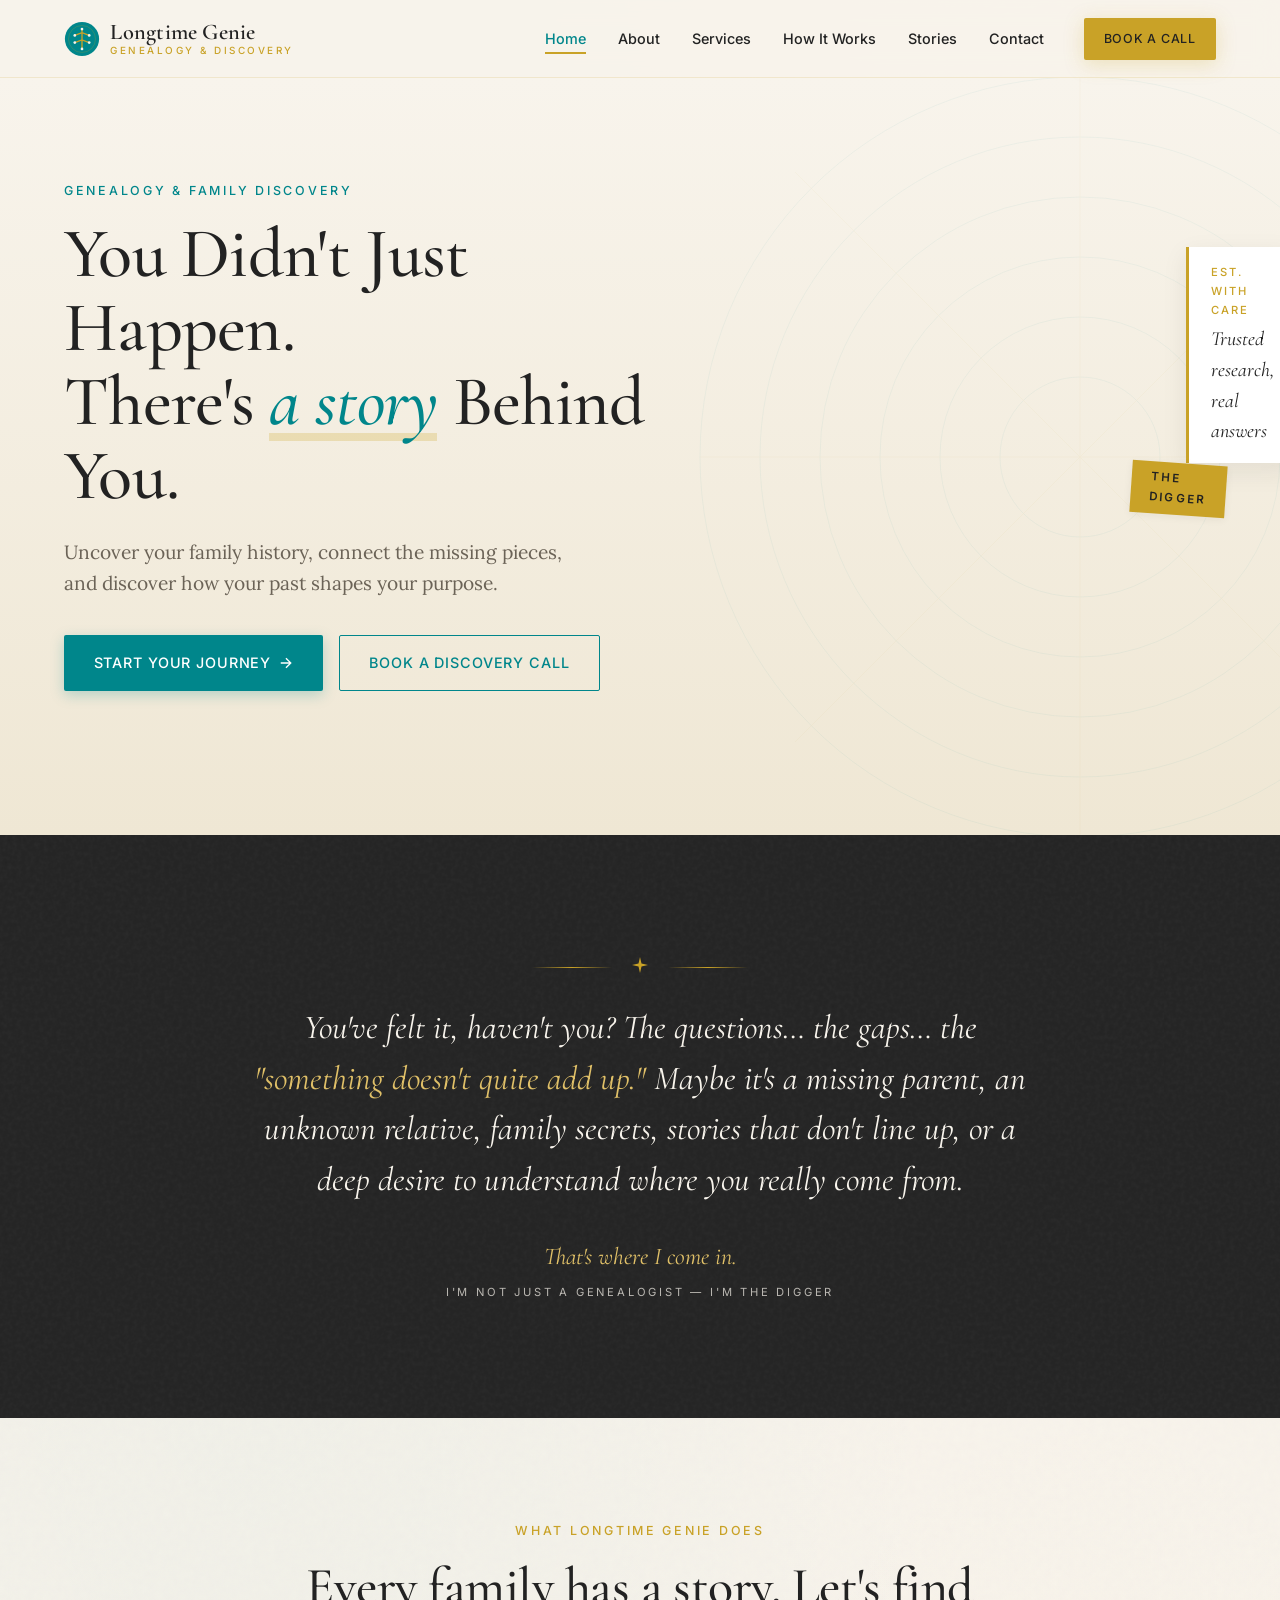
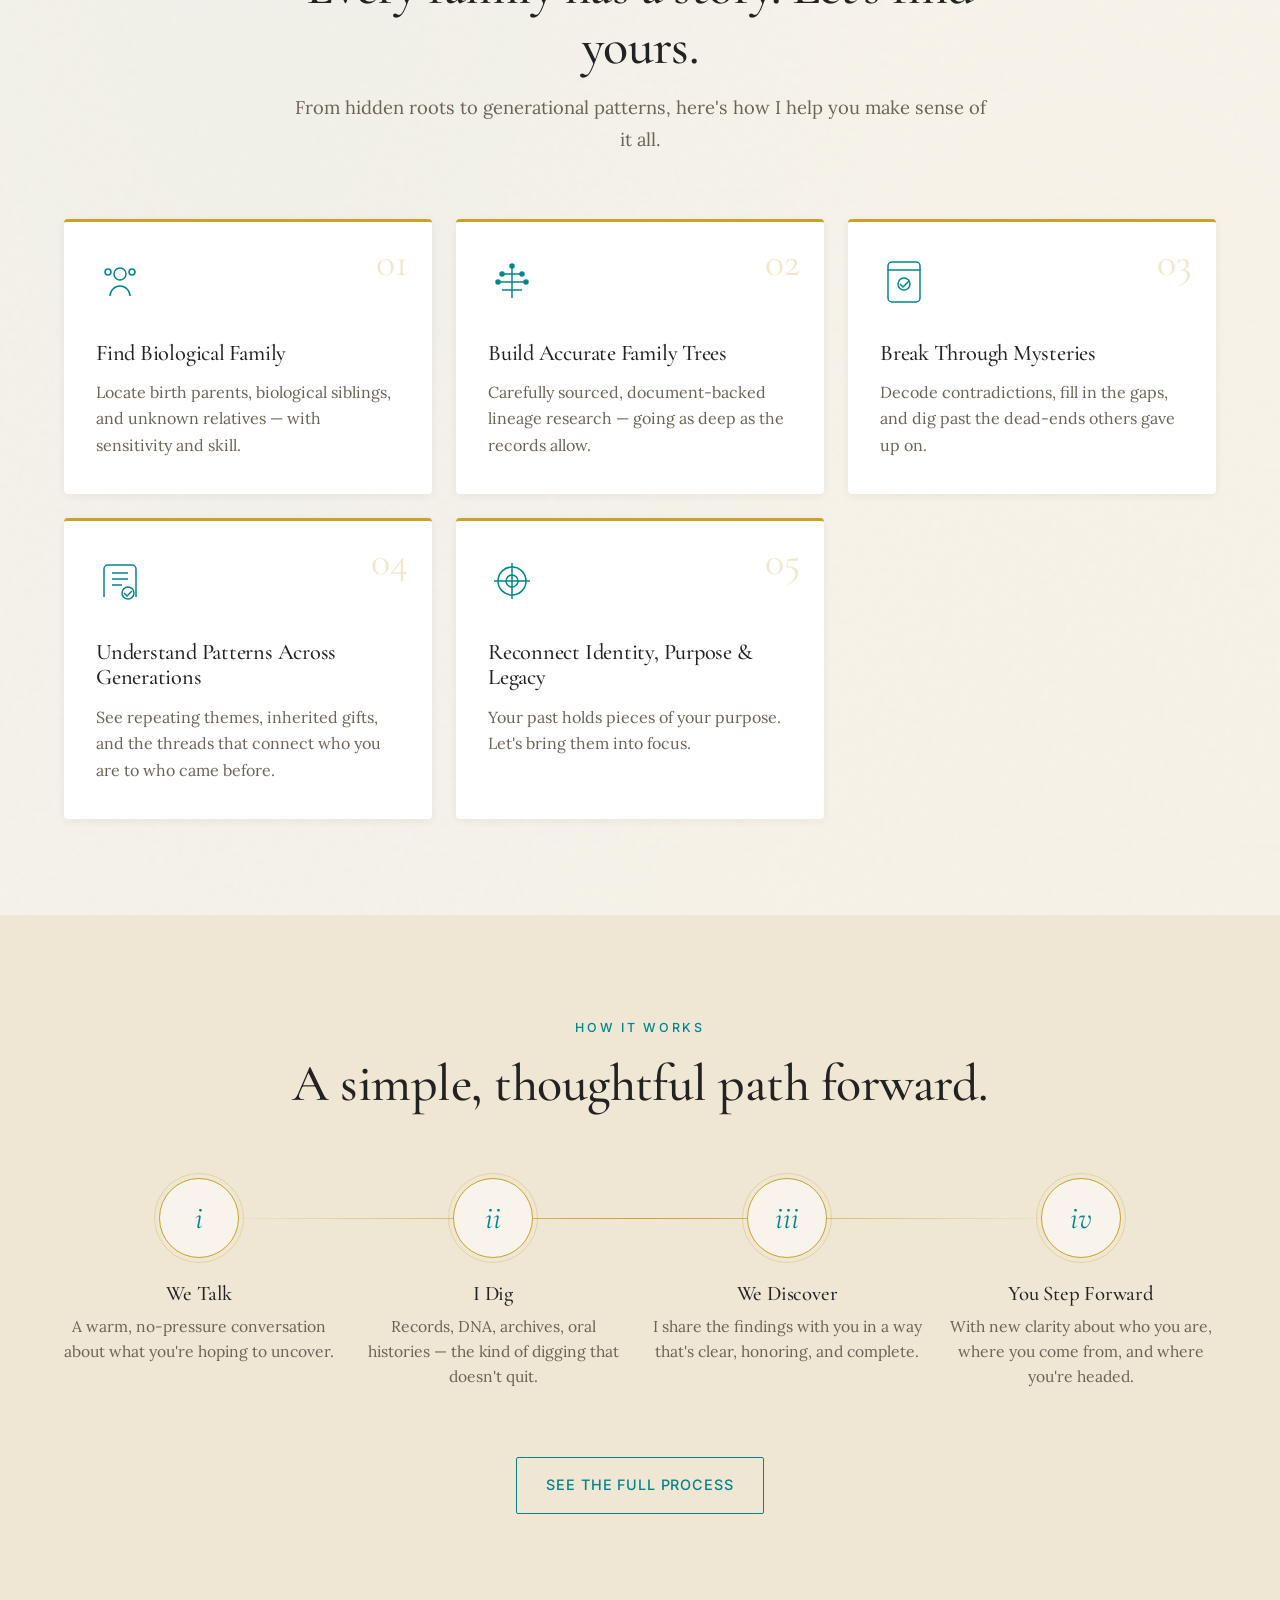
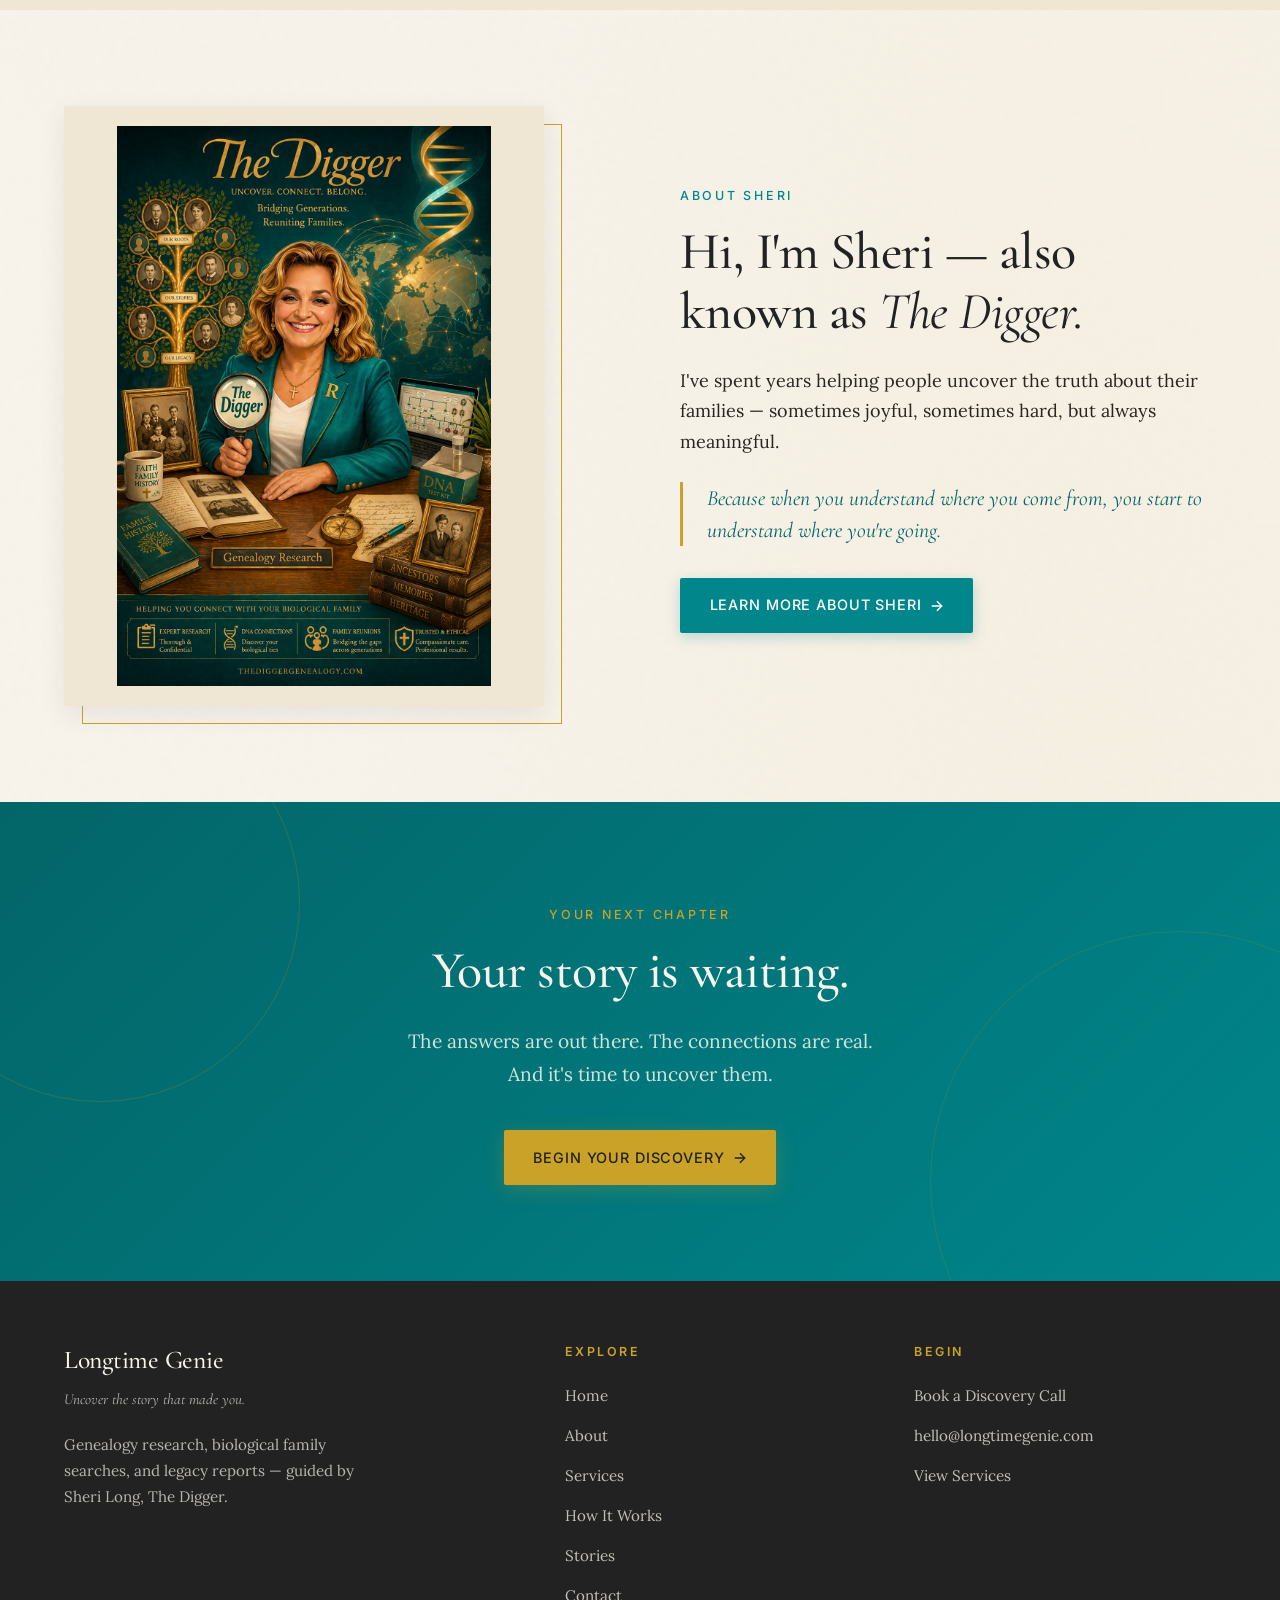
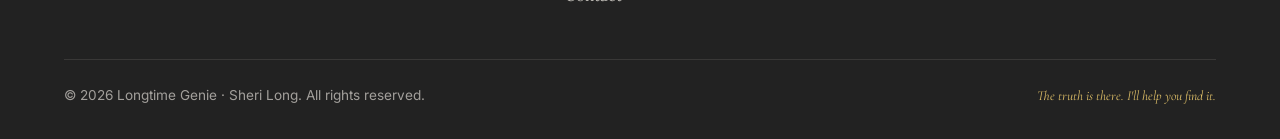
<file: index.html>
<!DOCTYPE html>
<html lang="en">
<head>
  <meta charset="UTF-8" />
  <meta name="viewport" content="width=device-width, initial-scale=1.0" />

  <!-- ==========================================================
       SEO META TAGS — edit these per-page
       ========================================================== -->
  <title>Longtime Genie | Genealogy Research with Sheri Long, The Digger</title>
  <meta name="description" content="Uncover your family history with Longtime Genie. Sheri Long—The Digger—helps you find biological family, build family trees, and discover the story that made you." />
  <meta name="keywords" content="genealogy, family history research, biological family search, ancestry, family tree, DNA guidance, Sheri Long, Longtime Genie" />
  <meta name="author" content="Sheri Long" />

  <!-- Open Graph / Social Sharing -->
  <meta property="og:title" content="Longtime Genie | Uncover the Story That Made You" />
  <meta property="og:description" content="Genealogy research, biological family searches, and legacy story reports — guided by Sheri Long, The Digger." />
  <meta property="og:type" content="website" />
  <meta property="og:image" content="assets/images/og-image.jpg" />

  <!-- Favicon (replace with your own at assets/images/favicon.ico) -->
  <link rel="icon" type="image/svg+xml" href="data:image/svg+xml,%3Csvg xmlns='http://www.w3.org/2000/svg' viewBox='0 0 32 32'%3E%3Ccircle cx='16' cy='16' r='15' fill='%2300868b'/%3E%3Cpath d='M16 8 L16 24 M10 14 L16 12 L22 14 M10 20 L16 18 L22 20' stroke='%23c9a227' stroke-width='1.6' fill='none' stroke-linecap='round'/%3E%3C/svg%3E" />

  <!-- Google Fonts: Cormorant Garamond (display), Lora (body), Inter (UI) -->
  <link rel="preconnect" href="https://fonts.googleapis.com">
  <link rel="preconnect" href="https://fonts.gstatic.com" crossorigin>
  <link href="https://fonts.googleapis.com/css2?family=Cormorant+Garamond:ital,wght@0,400;0,500;0,600;1,400;1,500&family=Lora:ital,wght@0,400;0,500;1,400&family=Inter:wght@400;500;600&display=swap" rel="stylesheet">

  <link rel="stylesheet" href="styles.css" />
  <!-- Netlify Identity (allows admin login) -->
  <script src="https://identity.netlify.com/v1/netlify-identity-widget.js"></script>
</head>

<body>

  <!-- ==========================================================
       NAVIGATION (this same nav block is repeated on every page)
       ========================================================== -->
  <header class="nav" role="banner">
    <div class="nav__inner">
      <a href="index.html" class="nav__brand" aria-label="Longtime Genie home">
        <!-- Logo mark: a stylized family-tree circle -->
        <svg class="nav__brand-mark" viewBox="0 0 40 40" xmlns="http://www.w3.org/2000/svg" aria-hidden="true">
          <circle cx="20" cy="20" r="19" fill="#00868b"/>
          <circle cx="20" cy="20" r="15" fill="none" stroke="#c9a227" stroke-width="0.5" opacity="0.5"/>
          <path d="M20 9 L20 31 M12 16 L20 13 L28 16 M12 24 L20 21 L28 24" stroke="#c9a227" stroke-width="1.5" fill="none" stroke-linecap="round"/>
          <circle cx="20" cy="9" r="1.5" fill="#f8f4ec"/>
          <circle cx="12" cy="16" r="1.5" fill="#f8f4ec"/>
          <circle cx="28" cy="16" r="1.5" fill="#f8f4ec"/>
          <circle cx="12" cy="24" r="1.5" fill="#f8f4ec"/>
          <circle cx="28" cy="24" r="1.5" fill="#f8f4ec"/>
          <circle cx="20" cy="31" r="1.5" fill="#f8f4ec"/>
        </svg>
        <span class="nav__brand-text">
          <span class="nav__brand-name">Longtime Genie</span>
          <span class="nav__brand-tag" data-setting="tagline">Genealogy &amp; Discovery</span>
        </span>
      </a>

      <nav aria-label="Primary navigation">
        <ul class="nav__menu" id="primary-menu">
          <li><a href="index.html" class="nav__link">Home</a></li>
          <li><a href="about.html" class="nav__link">About</a></li>
          <li><a href="services.html" class="nav__link">Services</a></li>
          <li><a href="how-it-works.html" class="nav__link">How It Works</a></li>
          <li><a href="stories.html" class="nav__link">Stories</a></li>
          <li><a href="contact.html" class="nav__link">Contact</a></li>
          <li><a href="contact.html" class="btn btn--gold btn--small nav__cta">Book a Call</a></li>
        </ul>
      </nav>

      <button class="nav__toggle" aria-label="Toggle menu" aria-expanded="false" aria-controls="primary-menu">
        <span></span><span></span><span></span>
      </button>
    </div>
  </header>

  <main>

    <!-- ==========================================================
         HERO
         ========================================================== -->
    <section class="hero">
      <!-- Decorative tree-rings backdrop -->
      <svg class="hero__backdrop" viewBox="0 0 800 800" xmlns="http://www.w3.org/2000/svg" aria-hidden="true">
        <g fill="none" stroke="#00868b" stroke-width="0.6">
          <circle cx="400" cy="400" r="80"/>
          <circle cx="400" cy="400" r="140"/>
          <circle cx="400" cy="400" r="200"/>
          <circle cx="400" cy="400" r="260"/>
          <circle cx="400" cy="400" r="320"/>
          <circle cx="400" cy="400" r="380"/>
        </g>
        <g stroke="#c9a227" stroke-width="0.5" fill="none">
          <line x1="400" y1="20" x2="400" y2="780"/>
          <line x1="20" y1="400" x2="780" y2="400"/>
          <line x1="115" y1="115" x2="685" y2="685"/>
          <line x1="685" y1="115" x2="115" y2="685"/>
        </g>
      </svg>

      <div class="container">
        <div class="hero__inner">

          <div class="hero__content">
            <span class="eyebrow">Genealogy &amp; Family Discovery</span>
            <h1 class="hero__title">
              You Didn't Just Happen.<br />
              There's <em>a story</em> Behind You.
            </h1>
            <p class="hero__subtitle">
              Uncover your family history, connect the missing pieces, and discover how your past shapes your purpose.
            </p>
            <div class="hero__buttons">
              <a href="contact.html" class="btn btn--primary">
                Start Your Journey
                <svg class="btn-arrow" viewBox="0 0 16 16" fill="currentColor" aria-hidden="true">
                  <path d="M8.5 2L7.4 3.1L11.5 7.2H2v1.6h9.5L7.4 12.9L8.5 14L14.5 8z"/>
                </svg>
              </a>
              <a href="contact.html#book" class="btn btn--outline">Book a Discovery Call</a>
            </div>
          </div>

          <div class="hero__visual">
            <span class="hero__tagline">The Digger</span>
            <div class="hero__frame">
              <img class="hero__frame-img" src="images/Sheri.jpg" alt="Sheri Long, founder of Longtime Genie, smiling warmly" />
            </div>
            <div class="hero__badge">
              <span class="hero__badge-label">Est. With Care</span>
              <span class="hero__badge-text">Trusted research,<br />real answers</span>
            </div>
          </div>

        </div>
      </div>
    </section>

    <!-- ==========================================================
         EMOTIONAL HOOK
         ========================================================== -->
    <section class="hook">
      <div class="container">
        <div class="hook__content">
          <div class="ornament">
            <svg viewBox="0 0 24 24" fill="currentColor" aria-hidden="true">
              <path d="M12 2L13.5 8.5L20 10L13.5 11.5L12 18L10.5 11.5L4 10L10.5 8.5L12 2Z"/>
            </svg>
          </div>
          <p class="hook__quote">
            You've felt it, haven't you? The questions… the gaps… the <em>"something doesn't quite add up."</em>
            Maybe it's a missing parent, an unknown relative, family secrets, stories that don't line up,
            or a deep desire to understand where you really come from.
          </p>
          <p class="hook__signature">
            That's where I come in.
            <span>I'm not just a genealogist — I'm The Digger</span>
          </p>
        </div>
      </div>
    </section>

    <!-- ==========================================================
         WHAT WE DO
         ========================================================== -->
    <section class="section" id="what-we-do">
      <div class="container">
        <div class="section-header reveal">
          <span class="eyebrow eyebrow--gold">What Longtime Genie Does</span>
          <h2>Every family has a story. Let's find yours.</h2>
          <p>From hidden roots to generational patterns, here's how I help you make sense of it all.</p>
        </div>

        <div class="cards">

          <article class="card reveal">
            <span class="card__number">01</span>
            <svg class="card__icon" viewBox="0 0 48 48" fill="none" stroke="currentColor" stroke-width="1.5" aria-hidden="true">
              <circle cx="24" cy="16" r="6"/>
              <path d="M14 38c0-5.5 4.5-10 10-10s10 4.5 10 10"/>
              <circle cx="12" cy="14" r="3"/>
              <circle cx="36" cy="14" r="3"/>
            </svg>
            <h3 class="card__title">Find Biological Family</h3>
            <p class="card__text">Locate birth parents, biological siblings, and unknown relatives — with sensitivity and skill.</p>
          </article>

          <article class="card reveal">
            <span class="card__number">02</span>
            <svg class="card__icon" viewBox="0 0 48 48" fill="none" stroke="currentColor" stroke-width="1.5" aria-hidden="true">
              <path d="M24 8v32M14 16h20M10 24h28M14 32h20"/>
              <circle cx="24" cy="8" r="2" fill="currentColor"/>
              <circle cx="14" cy="16" r="2" fill="currentColor"/>
              <circle cx="34" cy="16" r="2" fill="currentColor"/>
              <circle cx="10" cy="24" r="2" fill="currentColor"/>
              <circle cx="38" cy="24" r="2" fill="currentColor"/>
            </svg>
            <h3 class="card__title">Build Accurate Family Trees</h3>
            <p class="card__text">Carefully sourced, document-backed lineage research — going as deep as the records allow.</p>
          </article>

          <article class="card reveal">
            <span class="card__number">03</span>
            <svg class="card__icon" viewBox="0 0 48 48" fill="none" stroke="currentColor" stroke-width="1.5" aria-hidden="true">
              <path d="M8 12h32v28a4 4 0 01-4 4H12a4 4 0 01-4-4V12z"/>
              <path d="M8 12V8a4 4 0 014-4h24a4 4 0 014 4v4"/>
              <circle cx="24" cy="26" r="6"/>
              <path d="M20 26l3 3 6-6"/>
            </svg>
            <h3 class="card__title">Break Through Mysteries</h3>
            <p class="card__text">Decode contradictions, fill in the gaps, and dig past the dead-ends others gave up on.</p>
          </article>

          <article class="card reveal">
            <span class="card__number">04</span>
            <svg class="card__icon" viewBox="0 0 48 48" fill="none" stroke="currentColor" stroke-width="1.5" aria-hidden="true">
              <path d="M8 40V12a4 4 0 014-4h24a4 4 0 014 4v28"/>
              <path d="M16 16l16 0M16 22l16 0M16 28l10 0"/>
              <circle cx="32" cy="36" r="6" fill="none"/>
              <path d="M28 36l3 3 5-5"/>
            </svg>
            <h3 class="card__title">Understand Patterns Across Generations</h3>
            <p class="card__text">See repeating themes, inherited gifts, and the threads that connect who you are to who came before.</p>
          </article>

          <article class="card reveal">
            <span class="card__number">05</span>
            <svg class="card__icon" viewBox="0 0 48 48" fill="none" stroke="currentColor" stroke-width="1.5" aria-hidden="true">
              <path d="M24 6v36M6 24h36"/>
              <circle cx="24" cy="24" r="14"/>
              <circle cx="24" cy="24" r="6"/>
            </svg>
            <h3 class="card__title">Reconnect Identity, Purpose &amp; Legacy</h3>
            <p class="card__text">Your past holds pieces of your purpose. Let's bring them into focus.</p>
          </article>

        </div>
      </div>
    </section>

    <!-- ==========================================================
         HOW IT WORKS (preview)
         ========================================================== -->
    <section class="section section--cream" id="how">
      <div class="container">
        <div class="section-header reveal">
          <span class="eyebrow">How It Works</span>
          <h2>A simple, thoughtful path forward.</h2>
        </div>

        <div class="steps">

          <div class="step reveal">
            <div class="step__circle">i</div>
            <h3 class="step__title">We Talk</h3>
            <p class="step__text">A warm, no-pressure conversation about what you're hoping to uncover.</p>
          </div>

          <div class="step reveal">
            <div class="step__circle">ii</div>
            <h3 class="step__title">I Dig</h3>
            <p class="step__text">Records, DNA, archives, oral histories — the kind of digging that doesn't quit.</p>
          </div>

          <div class="step reveal">
            <div class="step__circle">iii</div>
            <h3 class="step__title">We Discover</h3>
            <p class="step__text">I share the findings with you in a way that's clear, honoring, and complete.</p>
          </div>

          <div class="step reveal">
            <div class="step__circle">iv</div>
            <h3 class="step__title">You Step Forward</h3>
            <p class="step__text">With new clarity about who you are, where you come from, and where you're headed.</p>
          </div>

        </div>

        <div class="center" style="margin-top: 3rem;">
          <a href="how-it-works.html" class="btn btn--outline">See the Full Process</a>
        </div>
      </div>
    </section>

    <!-- ==========================================================
         ABOUT PREVIEW
         ========================================================== -->
    <section class="section" id="about-preview">
      <div class="container">
        <div class="about-preview">

          <div class="about-preview__visual reveal">
            <div class="about-preview__photo">
              <img src="images/Sheri2.jpg" alt="Sheri Long in her home, warm and welcoming" />
            </div>
          </div>

          <div class="about-preview__text reveal">
            <span class="eyebrow">About Sheri</span>
            <h2>Hi, I'm Sheri — also known as <em class="script">The Digger.</em></h2>
            <p>
              I've spent years helping people uncover the truth about their families — sometimes joyful, sometimes hard, but always meaningful.
            </p>
            <blockquote class="about-preview__quote">
              Because when you understand where you come from, you start to understand where you're going.
            </blockquote>
            <a href="about.html" class="btn btn--primary">
              Learn More About Sheri
              <svg class="btn-arrow" viewBox="0 0 16 16" fill="currentColor" aria-hidden="true">
                <path d="M8.5 2L7.4 3.1L11.5 7.2H2v1.6h9.5L7.4 12.9L8.5 14L14.5 8z"/>
              </svg>
            </a>
          </div>

        </div>
      </div>
    </section>

    <!-- ==========================================================
         FINAL CTA
         ========================================================== -->
    <section class="final-cta">
      <div class="container">
        <div class="final-cta__content reveal">
          <span class="eyebrow eyebrow--gold">Your Next Chapter</span>
          <h2>Your story is waiting.</h2>
          <p>
            The answers are out there. The connections are real.<br />
            And it's time to uncover them.
          </p>
          <a href="contact.html" class="btn btn--gold">
            Begin Your Discovery
            <svg class="btn-arrow" viewBox="0 0 16 16" fill="currentColor" aria-hidden="true">
              <path d="M8.5 2L7.4 3.1L11.5 7.2H2v1.6h9.5L7.4 12.9L8.5 14L14.5 8z"/>
            </svg>
          </a>
        </div>
      </div>
    </section>

  </main>

  <!-- ==========================================================
       FOOTER (repeated on every page)
       ========================================================== -->
  <footer class="footer">
    <div class="container">

      <div class="footer__grid">

        <div class="footer__brand">
          <h3>Longtime Genie</h3>
          <p class="footer__tagline" data-setting="footer_tagline">Uncover the story that made you.</p>
          <p style="margin-top: 1rem;" data-setting="footer_description">Genealogy research, biological family searches, and legacy reports — guided by Sheri Long, The Digger.</p>
        </div>

        <div>
          <h4 class="footer__title">Explore</h4>
          <ul class="footer__list">
            <li><a href="index.html">Home</a></li>
            <li><a href="about.html">About</a></li>
            <li><a href="services.html">Services</a></li>
            <li><a href="how-it-works.html">How It Works</a></li>
            <li><a href="stories.html">Stories</a></li>
            <li><a href="contact.html">Contact</a></li>
          </ul>
        </div>

        <div>
          <h4 class="footer__title">Begin</h4>
          <ul class="footer__list">
            <li><a href="contact.html">Book a Discovery Call</a></li>
            <li><a href="mailto:hello@longtimegenie.com" data-setting-href="email" data-setting="email">hello@longtimegenie.com</a></li>
            <li><a href="services.html">View Services</a></li>
          </ul>
        </div>

      </div>

      <div class="footer__bottom">
        <span><a href="https://longtimegenie-tree.netlify.app" class="footer__hidden-link" aria-label="Tree workspace">©</a> <span class="footer__year">2026</span> Longtime Genie · Sheri Long. All rights reserved.</span>
        <span class="footer__tagline">The truth is there. I'll help you find it.</span>
      </div>

    </div>
  </footer>

  <script src="script.js"></script>
  <!-- Redirect logged-in admins to /admin if they came from confirmation email -->
  <script>
    if (window.netlifyIdentity) {
      window.netlifyIdentity.on("init", user => {
        if (!user) {
          window.netlifyIdentity.on("login", () => {
            document.location.href = "/admin/";
          });
        }
      });
    }
  </script>
</body>
</html>
</file>
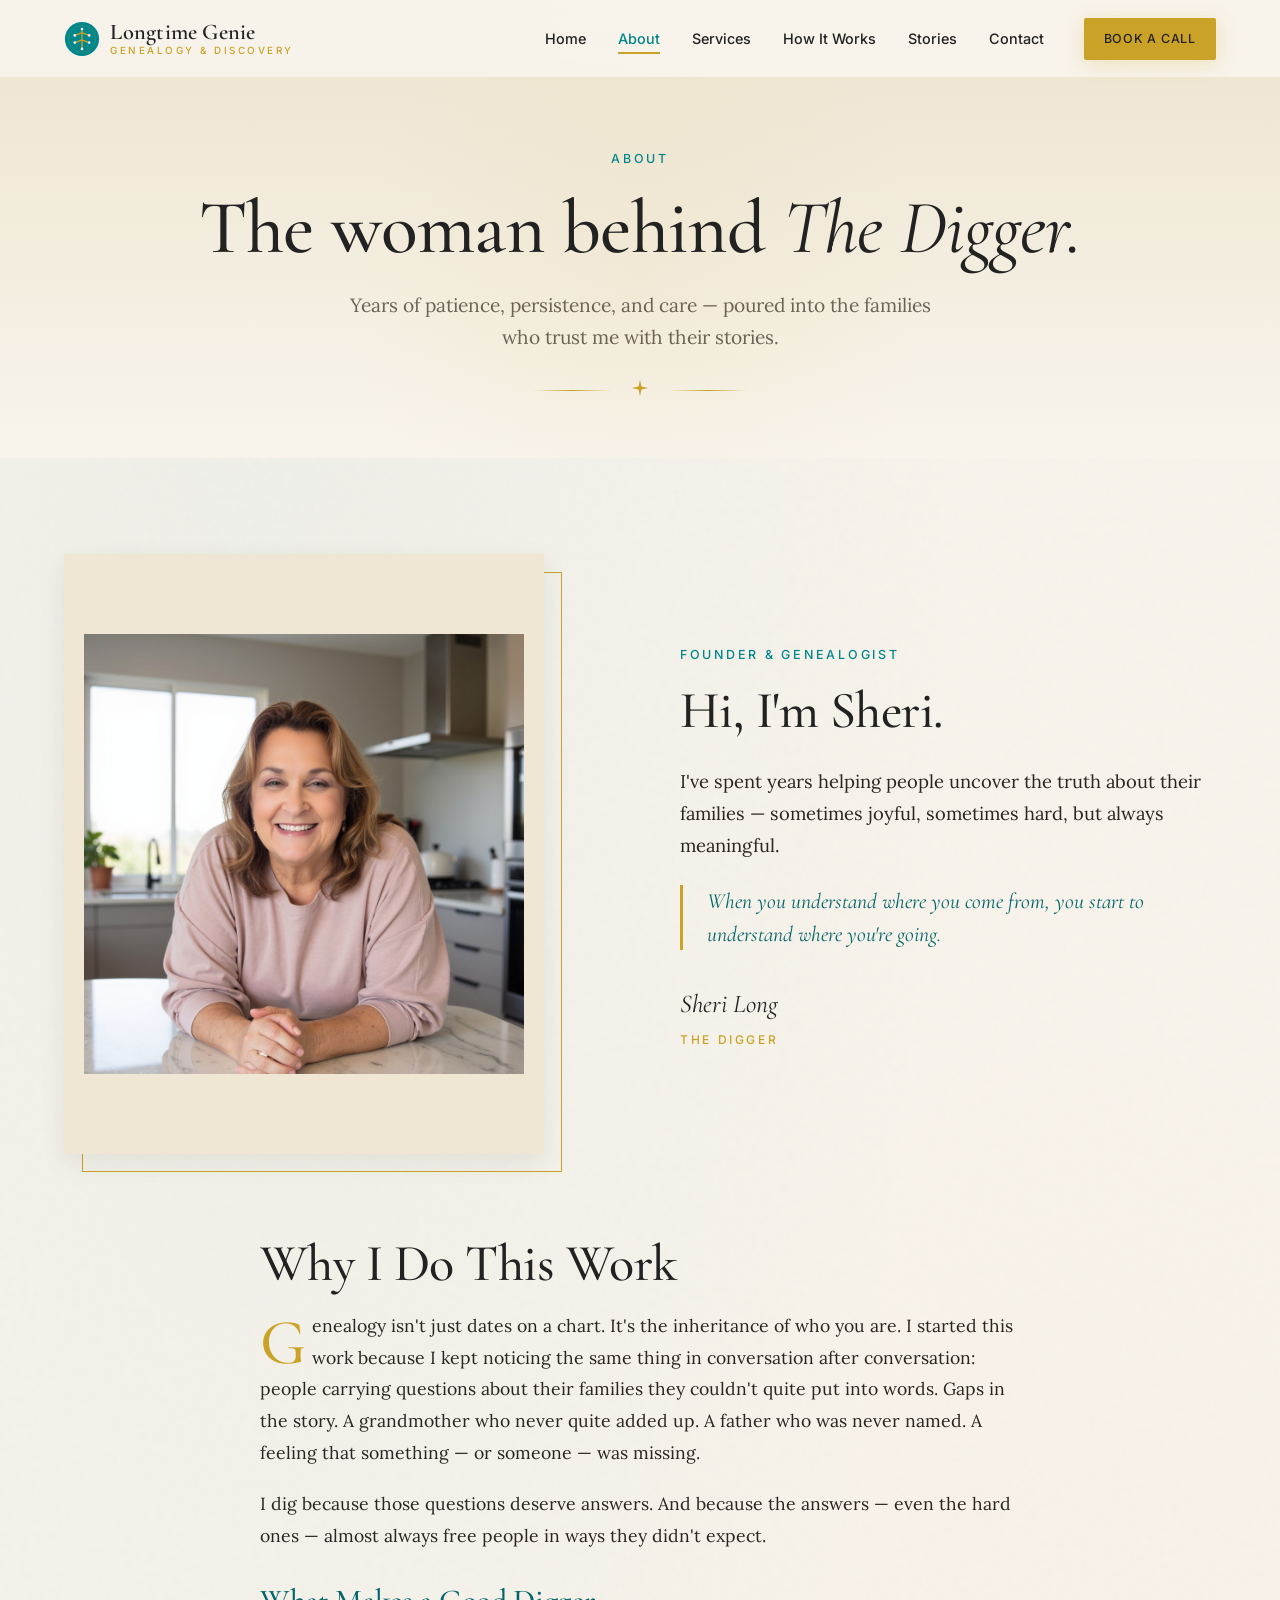
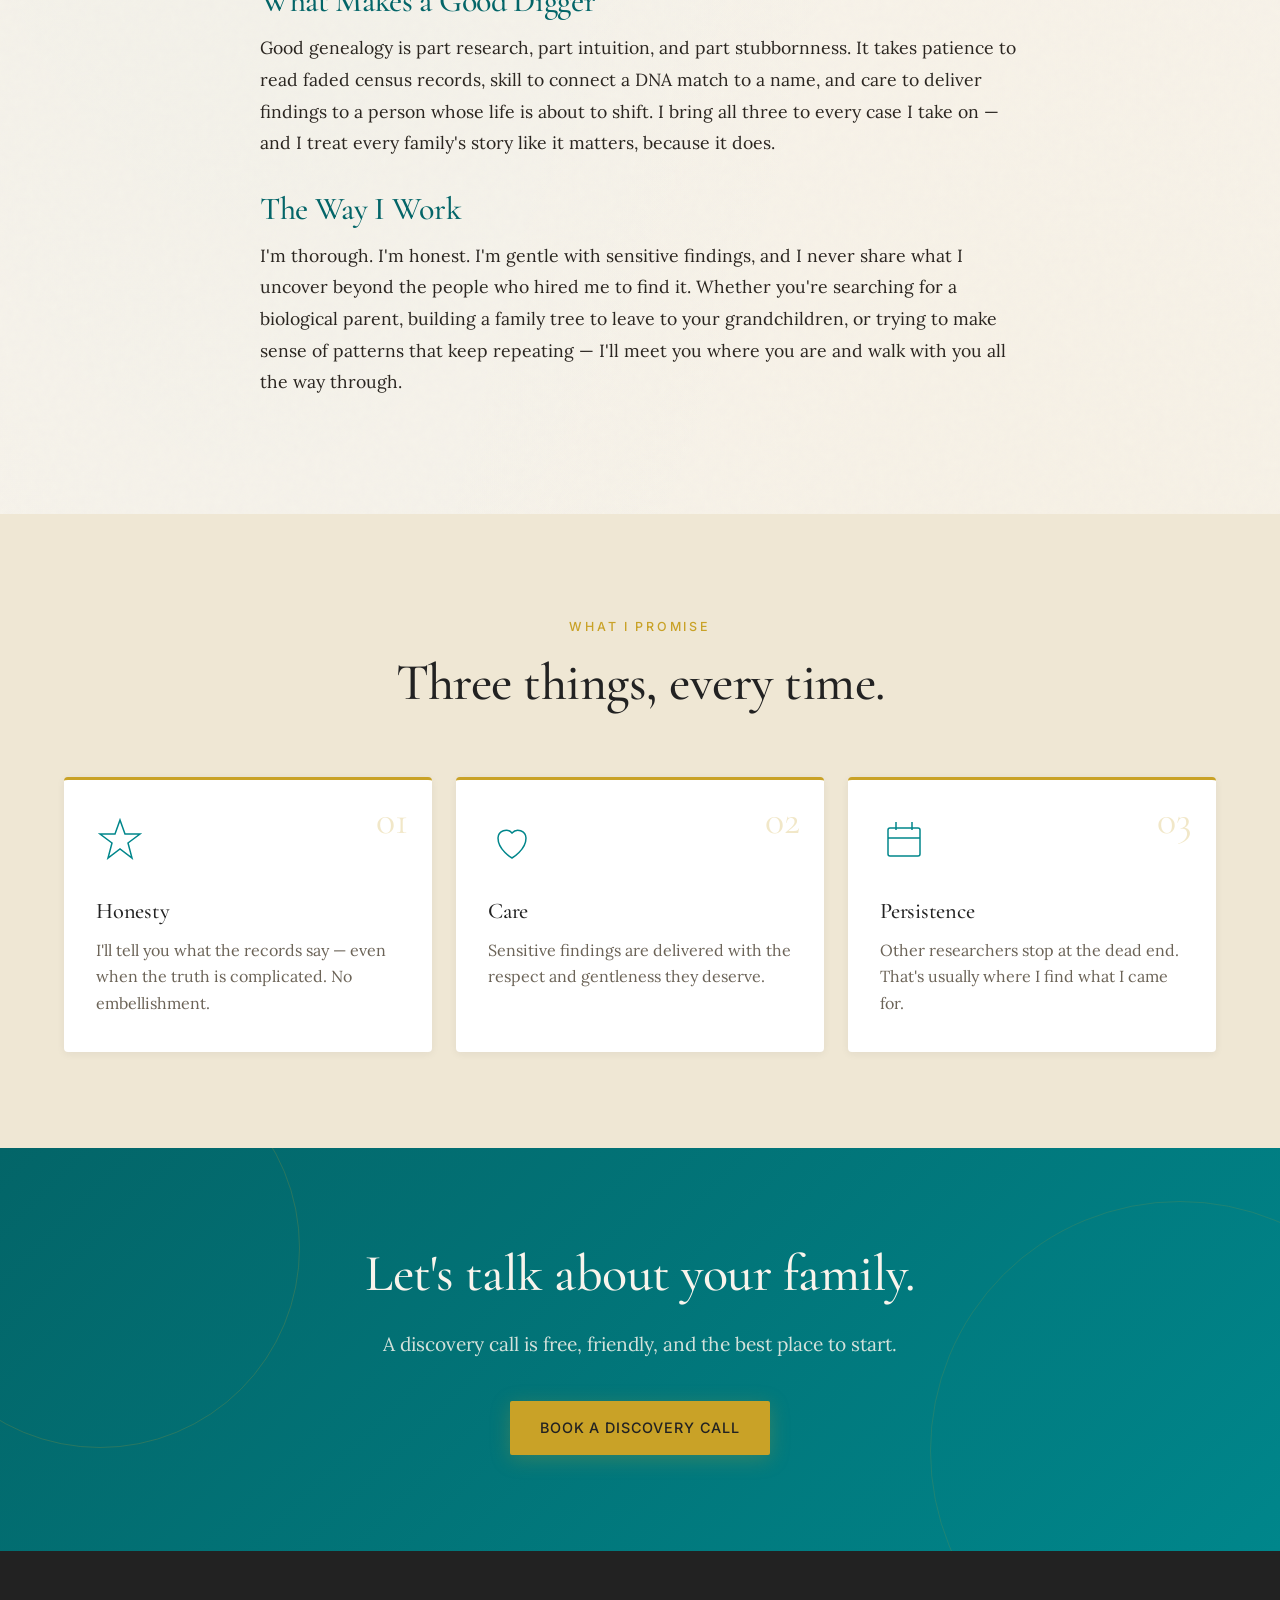
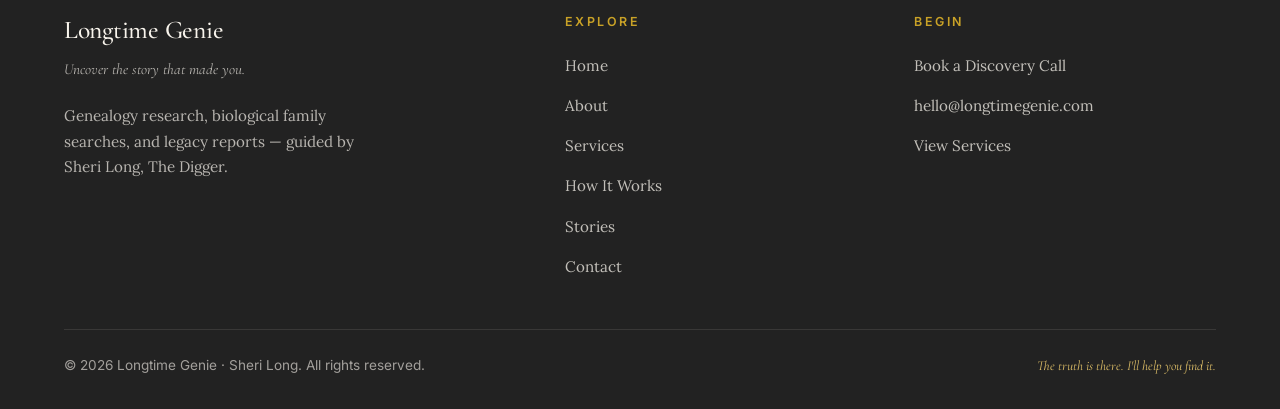
<file: about.html>
<!DOCTYPE html>
<html lang="en">
<head>
  <meta charset="UTF-8" />
  <meta name="viewport" content="width=device-width, initial-scale=1.0" />
  <title>About Sheri Long, The Digger | Longtime Genie</title>
  <meta name="description" content="Meet Sheri Long, founder of Longtime Genie. A genealogist and discovery guide helping people understand where they come from — and where they're going." />
  <meta property="og:title" content="About Sheri Long | Longtime Genie" />
  <meta property="og:description" content="Years of helping people uncover the truth about their families — joyful, hard, and always meaningful." />
  <link rel="icon" type="image/svg+xml" href="data:image/svg+xml,%3Csvg xmlns='http://www.w3.org/2000/svg' viewBox='0 0 32 32'%3E%3Ccircle cx='16' cy='16' r='15' fill='%2300868b'/%3E%3Cpath d='M16 8 L16 24 M10 14 L16 12 L22 14 M10 20 L16 18 L22 20' stroke='%23c9a227' stroke-width='1.6' fill='none' stroke-linecap='round'/%3E%3C/svg%3E" />
  <link rel="preconnect" href="https://fonts.googleapis.com">
  <link rel="preconnect" href="https://fonts.gstatic.com" crossorigin>
  <link href="https://fonts.googleapis.com/css2?family=Cormorant+Garamond:ital,wght@0,400;0,500;0,600;1,400;1,500&family=Lora:ital,wght@0,400;0,500;1,400&family=Inter:wght@400;500;600&display=swap" rel="stylesheet">
  <link rel="stylesheet" href="styles.css" />
  <!-- Netlify Identity (allows admin login) -->
  <script src="https://identity.netlify.com/v1/netlify-identity-widget.js"></script>
</head>
<body>

  <!-- ==========================================================
       NAV (same on every page)
       ========================================================== -->
  <header class="nav" role="banner">
    <div class="nav__inner">
      <a href="index.html" class="nav__brand" aria-label="Longtime Genie home">
        <svg class="nav__brand-mark" viewBox="0 0 40 40" xmlns="http://www.w3.org/2000/svg" aria-hidden="true">
          <circle cx="20" cy="20" r="19" fill="#00868b"/>
          <circle cx="20" cy="20" r="15" fill="none" stroke="#c9a227" stroke-width="0.5" opacity="0.5"/>
          <path d="M20 9 L20 31 M12 16 L20 13 L28 16 M12 24 L20 21 L28 24" stroke="#c9a227" stroke-width="1.5" fill="none" stroke-linecap="round"/>
          <circle cx="20" cy="9" r="1.5" fill="#f8f4ec"/>
          <circle cx="12" cy="16" r="1.5" fill="#f8f4ec"/>
          <circle cx="28" cy="16" r="1.5" fill="#f8f4ec"/>
          <circle cx="12" cy="24" r="1.5" fill="#f8f4ec"/>
          <circle cx="28" cy="24" r="1.5" fill="#f8f4ec"/>
          <circle cx="20" cy="31" r="1.5" fill="#f8f4ec"/>
        </svg>
        <span class="nav__brand-text">
          <span class="nav__brand-name">Longtime Genie</span>
          <span class="nav__brand-tag" data-setting="tagline">Genealogy &amp; Discovery</span>
        </span>
      </a>
      <nav aria-label="Primary navigation">
        <ul class="nav__menu" id="primary-menu">
          <li><a href="index.html" class="nav__link">Home</a></li>
          <li><a href="about.html" class="nav__link">About</a></li>
          <li><a href="services.html" class="nav__link">Services</a></li>
          <li><a href="how-it-works.html" class="nav__link">How It Works</a></li>
          <li><a href="stories.html" class="nav__link">Stories</a></li>
          <li><a href="contact.html" class="nav__link">Contact</a></li>
          <li><a href="contact.html" class="btn btn--gold btn--small nav__cta">Book a Call</a></li>
        </ul>
      </nav>
      <button class="nav__toggle" aria-label="Toggle menu" aria-expanded="false" aria-controls="primary-menu">
        <span></span><span></span><span></span>
      </button>
    </div>
  </header>

  <main>

    <!-- ==========================================================
         PAGE HEADER
         ========================================================== -->
    <section class="page-header">
      <div class="container page-header__content">
        <span class="eyebrow">About</span>
        <h1>The woman behind <em class="script">The Digger.</em></h1>
        <p class="page-header__sub">Years of patience, persistence, and care — poured into the families who trust me with their stories.</p>
        <div class="ornament">
          <svg viewBox="0 0 24 24" fill="currentColor" aria-hidden="true">
            <path d="M12 2L13.5 8.5L20 10L13.5 11.5L12 18L10.5 11.5L4 10L10.5 8.5L12 2Z"/>
          </svg>
        </div>
      </div>
    </section>

    <!-- ==========================================================
         ABOUT MAIN CONTENT
         ========================================================== -->
    <section class="section">
      <div class="container">
        <div class="about-preview" style="margin-bottom: 4rem;">

          <div class="about-preview__visual reveal">
            <div class="about-preview__photo">
              <img src="images/Sheri.jpg" alt="Sheri Long, genealogist and founder of Longtime Genie" />
            </div>
          </div>

          <div class="about-preview__text reveal">
            <span class="eyebrow">Founder &amp; Genealogist</span>
            <h2>Hi, I'm Sheri.</h2>
            <p style="font-size: 1.15rem; line-height: 1.75;">
              I've spent years helping people uncover the truth about their families — sometimes joyful, sometimes hard, but always meaningful.
            </p>
            <blockquote class="about-preview__quote">
              When you understand where you come from, you start to understand where you're going.
            </blockquote>
            <p class="about-preview__sig">
              Sheri Long
              <span>The Digger</span>
            </p>
          </div>

        </div>

        <!-- Long-form story content -->
        <div class="content-block reveal" style="margin-top: 5rem;">
          <h2>Why I Do This Work</h2>
          <p>
            Genealogy isn't just dates on a chart. It's the inheritance of who you are.
            I started this work because I kept noticing the same thing in conversation after conversation:
            people carrying questions about their families they couldn't quite put into words.
            Gaps in the story. A grandmother who never quite added up. A father who was never named.
            A feeling that something — or someone — was missing.
          </p>
          <p>
            I dig because those questions deserve answers.
            And because the answers — even the hard ones — almost always free people in ways they didn't expect.
          </p>

          <h3>What Makes a Good Digger</h3>
          <p>
            Good genealogy is part research, part intuition, and part stubbornness. It takes patience to read
            faded census records, skill to connect a DNA match to a name, and care to deliver findings to a
            person whose life is about to shift. I bring all three to every case I take on — and I treat every
            family's story like it matters, because it does.
          </p>

          <h3>The Way I Work</h3>
          <p>
            I'm thorough. I'm honest. I'm gentle with sensitive findings, and I never share what I uncover
            beyond the people who hired me to find it. Whether you're searching for a biological parent,
            building a family tree to leave to your grandchildren, or trying to make sense of patterns that
            keep repeating — I'll meet you where you are and walk with you all the way through.
          </p>
        </div>

      </div>
    </section>

    <!-- ==========================================================
         VALUES BAND
         ========================================================== -->
    <section class="section section--cream">
      <div class="container">
        <div class="section-header reveal">
          <span class="eyebrow eyebrow--gold">What I Promise</span>
          <h2>Three things, every time.</h2>
        </div>

        <div class="cards">

          <article class="card reveal">
            <span class="card__number">01</span>
            <svg class="card__icon" viewBox="0 0 48 48" fill="none" stroke="currentColor" stroke-width="1.5" aria-hidden="true">
              <path d="M24 4l5 14h15l-12 9 4 15-12-9-12 9 4-15-12-9h15z"/>
            </svg>
            <h3 class="card__title">Honesty</h3>
            <p class="card__text">I'll tell you what the records say — even when the truth is complicated. No embellishment.</p>
          </article>

          <article class="card reveal">
            <span class="card__number">02</span>
            <svg class="card__icon" viewBox="0 0 48 48" fill="none" stroke="currentColor" stroke-width="1.5" aria-hidden="true">
              <path d="M24 42s-14-8-14-20a8 8 0 0114-5 8 8 0 0114 5c0 12-14 20-14 20z"/>
            </svg>
            <h3 class="card__title">Care</h3>
            <p class="card__text">Sensitive findings are delivered with the respect and gentleness they deserve.</p>
          </article>

          <article class="card reveal">
            <span class="card__number">03</span>
            <svg class="card__icon" viewBox="0 0 48 48" fill="none" stroke="currentColor" stroke-width="1.5" aria-hidden="true">
              <rect x="8" y="12" width="32" height="28" rx="2"/>
              <path d="M16 6v8M32 6v8M8 22h32"/>
            </svg>
            <h3 class="card__title">Persistence</h3>
            <p class="card__text">Other researchers stop at the dead end. That's usually where I find what I came for.</p>
          </article>

        </div>
      </div>
    </section>

    <!-- ==========================================================
         FINAL CTA
         ========================================================== -->
    <section class="final-cta">
      <div class="container">
        <div class="final-cta__content reveal">
          <h2>Let's talk about your family.</h2>
          <p>A discovery call is free, friendly, and the best place to start.</p>
          <a href="contact.html" class="btn btn--gold">Book a Discovery Call</a>
        </div>
      </div>
    </section>

  </main>

  <!-- ==========================================================
       FOOTER
       ========================================================== -->
  <footer class="footer">
    <div class="container">
      <div class="footer__grid">
        <div class="footer__brand">
          <h3>Longtime Genie</h3>
          <p class="footer__tagline" data-setting="footer_tagline">Uncover the story that made you.</p>
          <p style="margin-top: 1rem;" data-setting="footer_description">Genealogy research, biological family searches, and legacy reports — guided by Sheri Long, The Digger.</p>
        </div>
        <div>
          <h4 class="footer__title">Explore</h4>
          <ul class="footer__list">
            <li><a href="index.html">Home</a></li>
            <li><a href="about.html">About</a></li>
            <li><a href="services.html">Services</a></li>
            <li><a href="how-it-works.html">How It Works</a></li>
            <li><a href="stories.html">Stories</a></li>
            <li><a href="contact.html">Contact</a></li>
          </ul>
        </div>
        <div>
          <h4 class="footer__title">Begin</h4>
          <ul class="footer__list">
            <li><a href="contact.html">Book a Discovery Call</a></li>
            <li><a href="mailto:hello@longtimegenie.com" data-setting-href="email" data-setting="email">hello@longtimegenie.com</a></li>
            <li><a href="services.html">View Services</a></li>
          </ul>
        </div>
      </div>
      <div class="footer__bottom">
        <span><a href="https://longtimegenie-tree.netlify.app" class="footer__hidden-link" aria-label="Tree workspace">©</a> <span class="footer__year">2026</span> Longtime Genie · Sheri Long. All rights reserved.</span>
        <span class="footer__tagline">The truth is there. I'll help you find it.</span>
      </div>
    </div>
  </footer>

  <script src="script.js"></script>
  <!-- Redirect logged-in admins to /admin if they came from confirmation email -->
  <script>
    if (window.netlifyIdentity) {
      window.netlifyIdentity.on("init", user => {
        if (!user) {
          window.netlifyIdentity.on("login", () => {
            document.location.href = "/admin/";
          });
        }
      });
    }
  </script>
</body>
</html>
</file>
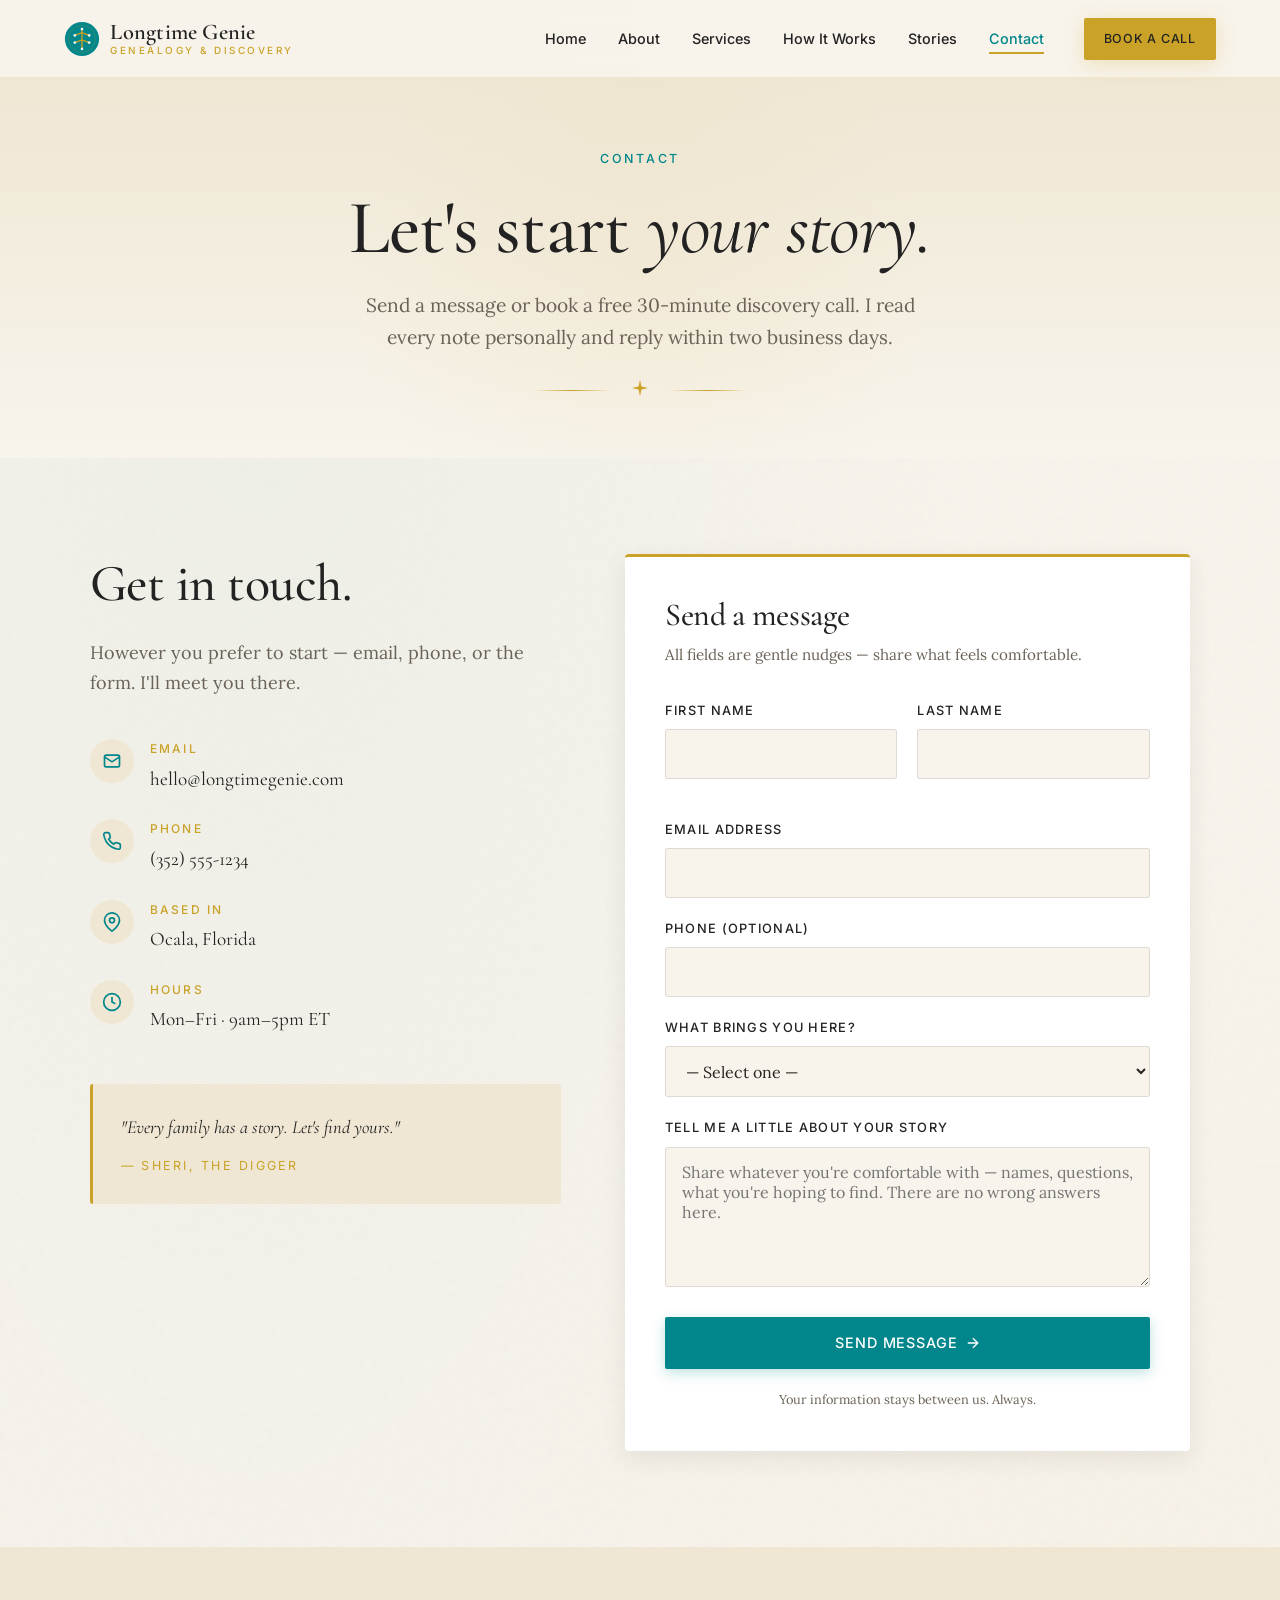
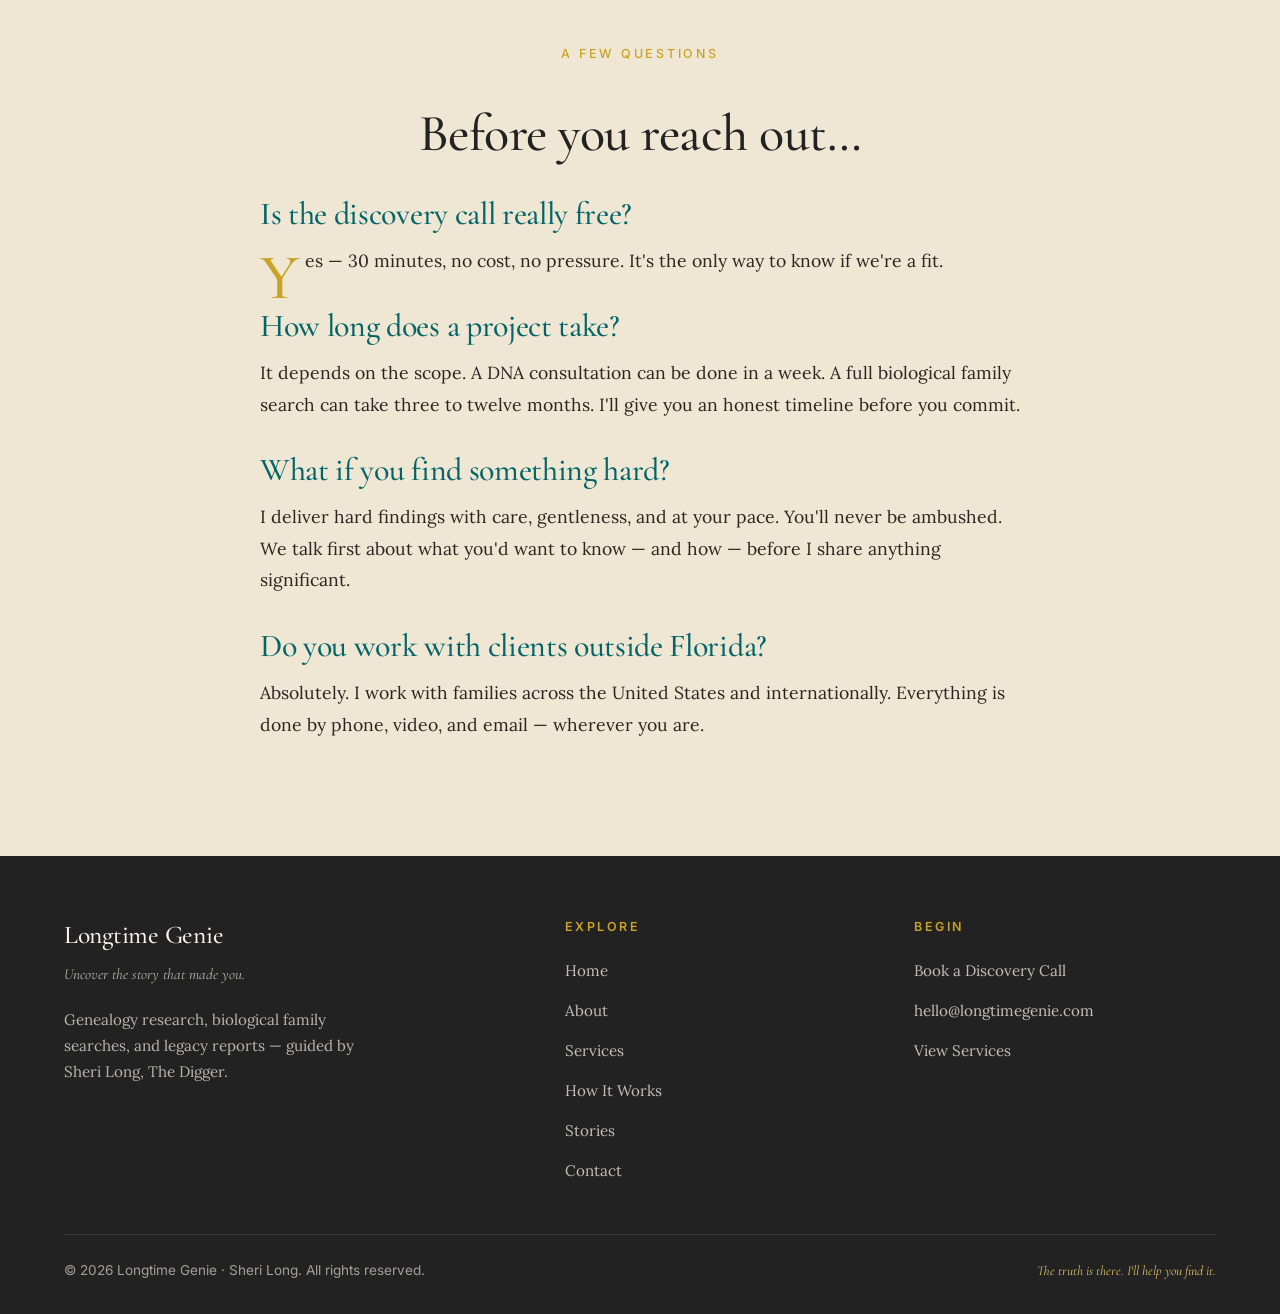
<file: contact.html>
<!DOCTYPE html>
<html lang="en">
<head>
  <meta charset="UTF-8" />
  <meta name="viewport" content="width=device-width, initial-scale=1.0" />
  <title>Contact &amp; Book a Discovery Call | Longtime Genie</title>
  <meta name="description" content="Reach out to Sheri Long, The Digger. Book a free discovery call or send a message about your genealogy research, biological family search, or legacy project." />
  <meta property="og:title" content="Contact | Longtime Genie" />
  <meta property="og:description" content="Book a free discovery call or send a message — let's talk about your family story." />
  <link rel="icon" type="image/svg+xml" href="data:image/svg+xml,%3Csvg xmlns='http://www.w3.org/2000/svg' viewBox='0 0 32 32'%3E%3Ccircle cx='16' cy='16' r='15' fill='%2300868b'/%3E%3Cpath d='M16 8 L16 24 M10 14 L16 12 L22 14 M10 20 L16 18 L22 20' stroke='%23c9a227' stroke-width='1.6' fill='none' stroke-linecap='round'/%3E%3C/svg%3E" />
  <link rel="preconnect" href="https://fonts.googleapis.com">
  <link rel="preconnect" href="https://fonts.gstatic.com" crossorigin>
  <link href="https://fonts.googleapis.com/css2?family=Cormorant+Garamond:ital,wght@0,400;0,500;0,600;1,400;1,500&family=Lora:ital,wght@0,400;0,500;1,400&family=Inter:wght@400;500;600&display=swap" rel="stylesheet">
  <link rel="stylesheet" href="styles.css" />
  <!-- Netlify Identity (allows admin login) -->
  <script src="https://identity.netlify.com/v1/netlify-identity-widget.js"></script>
</head>
<body>

  <header class="nav" role="banner">
    <div class="nav__inner">
      <a href="index.html" class="nav__brand" aria-label="Longtime Genie home">
        <svg class="nav__brand-mark" viewBox="0 0 40 40" xmlns="http://www.w3.org/2000/svg" aria-hidden="true">
          <circle cx="20" cy="20" r="19" fill="#00868b"/>
          <circle cx="20" cy="20" r="15" fill="none" stroke="#c9a227" stroke-width="0.5" opacity="0.5"/>
          <path d="M20 9 L20 31 M12 16 L20 13 L28 16 M12 24 L20 21 L28 24" stroke="#c9a227" stroke-width="1.5" fill="none" stroke-linecap="round"/>
          <circle cx="20" cy="9" r="1.5" fill="#f8f4ec"/>
          <circle cx="12" cy="16" r="1.5" fill="#f8f4ec"/>
          <circle cx="28" cy="16" r="1.5" fill="#f8f4ec"/>
          <circle cx="12" cy="24" r="1.5" fill="#f8f4ec"/>
          <circle cx="28" cy="24" r="1.5" fill="#f8f4ec"/>
          <circle cx="20" cy="31" r="1.5" fill="#f8f4ec"/>
        </svg>
        <span class="nav__brand-text">
          <span class="nav__brand-name">Longtime Genie</span>
          <span class="nav__brand-tag" data-setting="tagline">Genealogy &amp; Discovery</span>
        </span>
      </a>
      <nav aria-label="Primary navigation">
        <ul class="nav__menu" id="primary-menu">
          <li><a href="index.html" class="nav__link">Home</a></li>
          <li><a href="about.html" class="nav__link">About</a></li>
          <li><a href="services.html" class="nav__link">Services</a></li>
          <li><a href="how-it-works.html" class="nav__link">How It Works</a></li>
          <li><a href="stories.html" class="nav__link">Stories</a></li>
          <li><a href="contact.html" class="nav__link">Contact</a></li>
          <li><a href="contact.html" class="btn btn--gold btn--small nav__cta">Book a Call</a></li>
        </ul>
      </nav>
      <button class="nav__toggle" aria-label="Toggle menu" aria-expanded="false" aria-controls="primary-menu">
        <span></span><span></span><span></span>
      </button>
    </div>
  </header>

  <main>

    <!-- PAGE HEADER -->
    <section class="page-header">
      <div class="container page-header__content">
        <span class="eyebrow">Contact</span>
        <h1>Let's start <em class="script">your story.</em></h1>
        <p class="page-header__sub">Send a message or book a free 30-minute discovery call. I read every note personally and reply within two business days.</p>
        <div class="ornament">
          <svg viewBox="0 0 24 24" fill="currentColor" aria-hidden="true">
            <path d="M12 2L13.5 8.5L20 10L13.5 11.5L12 18L10.5 11.5L4 10L10.5 8.5L12 2Z"/>
          </svg>
        </div>
      </div>
    </section>

    <!-- ==========================================================
         CONTACT GRID: info on the left, form on the right
         ========================================================== -->
    <section class="section" id="book">
      <div class="container">
        <div class="contact-grid">

          <!-- LEFT: contact info -->
          <div class="contact-info reveal">
            <h2>Get in touch.</h2>
            <p style="color: var(--muted); margin-bottom: 2.5rem;">
              However you prefer to start — email, phone, or the form. I'll meet you there.
            </p>

            <div class="contact-info__item">
              <div class="contact-info__icon">
                <svg viewBox="0 0 24 24" fill="none" stroke="currentColor" stroke-width="2" aria-hidden="true">
                  <rect x="3" y="5" width="18" height="14" rx="2"/>
                  <path d="M3 7l9 6 9-6"/>
                </svg>
              </div>
              <div>
                <span class="contact-info__label">Email</span>
                <!-- EDIT: change this to Sheri's real email -->
                <a href="mailto:hello@longtimegenie.com" class="contact-info__value" data-setting-href="email" data-setting="email">hello@longtimegenie.com</a>
              </div>
            </div>

            <div class="contact-info__item">
              <div class="contact-info__icon">
                <svg viewBox="0 0 24 24" fill="none" stroke="currentColor" stroke-width="2" aria-hidden="true">
                  <path d="M22 16.92v3a2 2 0 01-2.18 2 19.79 19.79 0 01-8.63-3.07 19.5 19.5 0 01-6-6 19.79 19.79 0 01-3.07-8.67A2 2 0 014.11 2h3a2 2 0 012 1.72 12.84 12.84 0 00.7 2.81 2 2 0 01-.45 2.11L8.09 9.91a16 16 0 006 6l1.27-1.27a2 2 0 012.11-.45 12.84 12.84 0 002.81.7A2 2 0 0122 16.92z"/>
                </svg>
              </div>
              <div>
                <span class="contact-info__label">Phone</span>
                <!-- EDIT: change to Sheri's real phone or remove -->
                <a href="tel:+13525551234" class="contact-info__value" data-setting-href="phone_link" data-setting="phone">(352) 555-1234</a>
              </div>
            </div>

            <div class="contact-info__item">
              <div class="contact-info__icon">
                <svg viewBox="0 0 24 24" fill="none" stroke="currentColor" stroke-width="2" aria-hidden="true">
                  <path d="M21 10c0 7-9 13-9 13s-9-6-9-13a9 9 0 1118 0z"/>
                  <circle cx="12" cy="10" r="3"/>
                </svg>
              </div>
              <div>
                <span class="contact-info__label">Based In</span>
                <span class="contact-info__value" data-setting="location">Ocala, Florida</span>
              </div>
            </div>

            <div class="contact-info__item">
              <div class="contact-info__icon">
                <svg viewBox="0 0 24 24" fill="none" stroke="currentColor" stroke-width="2" aria-hidden="true">
                  <circle cx="12" cy="12" r="10"/>
                  <path d="M12 6v6l4 2"/>
                </svg>
              </div>
              <div>
                <span class="contact-info__label">Hours</span>
                <span class="contact-info__value" data-setting="hours">Mon–Fri · 9am–5pm ET</span>
              </div>
            </div>

            <div style="margin-top: 3rem; padding: 1.75rem; background: var(--cream-deep); border-left: 3px solid var(--gold); border-radius: 3px;">
              <p style="font-family: var(--font-display); font-style: italic; font-size: 1.15rem; color: var(--charcoal); margin: 0;">
                "Every family has a story. Let's find yours."
              </p>
              <p style="font-family: var(--font-ui); font-size: 0.78rem; letter-spacing: 0.18em; text-transform: uppercase; color: var(--gold); margin-top: 0.75rem; margin-bottom: 0;">
                — Sheri, The Digger
              </p>
            </div>

          </div>

          <!-- RIGHT: form -->
          <!-- Contact form — submits to Web3Forms which emails longtimegenie@gmail.com -->
          <form class="contact-form reveal" action="https://api.web3forms.com/submit" method="POST">
            <!-- Web3Forms access key (links submissions to longtimegenie@gmail.com) -->
            <input type="hidden" name="access_key" value="69dee31e-1842-44fb-ab12-549941a60447">
            <!-- Custom subject so it stands out in Sheri's inbox -->
            <input type="hidden" name="subject" value="New inquiry from Longtime Genie website">
            <!-- The friendly "from" name shown in the email -->
            <input type="hidden" name="from_name" value="Longtime Genie Website">
            <!-- Honeypot field to block spam bots (if filled, submission is rejected) -->
            <input type="checkbox" name="botcheck" style="display:none;" tabindex="-1" autocomplete="off">
            <h3 style="margin-bottom: 0.5rem;">Send a message</h3>
            <p style="color: var(--muted); font-size: 0.95rem; margin-bottom: 2rem;">
              All fields are gentle nudges — share what feels comfortable.
            </p>

            <div class="form-row">
              <div class="form-group">
                <label for="firstName">First Name</label>
                <input type="text" id="firstName" name="firstName" required autocomplete="given-name" />
              </div>
              <div class="form-group">
                <label for="lastName">Last Name</label>
                <input type="text" id="lastName" name="lastName" required autocomplete="family-name" />
              </div>
            </div>

            <div class="form-group">
              <label for="email">Email Address</label>
              <input type="email" id="email" name="email" required autocomplete="email" />
            </div>

            <div class="form-group">
              <label for="phone">Phone (optional)</label>
              <input type="tel" id="phone" name="phone" autocomplete="tel" />
            </div>

            <div class="form-group">
              <label for="interest">What brings you here?</label>
              <select id="interest" name="interest" required>
                <option value="">— Select one —</option>
                <option value="bio-family">Searching for biological family</option>
                <option value="family-tree">Building a family tree</option>
                <option value="legacy-report">Legacy story report</option>
                <option value="dna-guidance">DNA guidance / consultation</option>
                <option value="coaching">Identity &amp; generational coaching</option>
                <option value="discovery-call">Free discovery call</option>
                <option value="other">Something else</option>
              </select>
            </div>

            <div class="form-group">
              <label for="message">Tell me a little about your story</label>
              <textarea id="message" name="message" required placeholder="Share whatever you're comfortable with — names, questions, what you're hoping to find. There are no wrong answers here."></textarea>
            </div>

            <button type="submit" class="btn btn--primary" style="width: 100%; padding: 1.1rem;">
              Send Message
              <svg class="btn-arrow" viewBox="0 0 16 16" fill="currentColor" aria-hidden="true">
                <path d="M8.5 2L7.4 3.1L11.5 7.2H2v1.6h9.5L7.4 12.9L8.5 14L14.5 8z"/>
              </svg>
            </button>

            <!-- Hidden until form is submitted, shown by script.js -->
            <div class="form-success" role="status">
              <strong>Thank you.</strong> Your message is on its way. I'll reply within two business days.
            </div>

            <p style="font-size: 0.8rem; color: var(--muted); text-align: center; margin-top: 1.25rem; margin-bottom: 0;">
              Your information stays between us. Always.
            </p>
          </form>

        </div>
      </div>
    </section>

    <!-- ==========================================================
         FAQ STRIP
         ========================================================== -->
    <section class="section section--cream">
      <div class="container">
        <div class="content-block reveal">
          <span class="eyebrow eyebrow--gold center" style="display: block; text-align: center;">A Few Questions</span>
          <h2 class="center" style="margin-bottom: 2rem;">Before you reach out…</h2>

          <h3>Is the discovery call really free?</h3>
          <p>Yes — 30 minutes, no cost, no pressure. It's the only way to know if we're a fit.</p>

          <h3>How long does a project take?</h3>
          <p>It depends on the scope. A DNA consultation can be done in a week. A full biological family search can take three to twelve months. I'll give you an honest timeline before you commit.</p>

          <h3>What if you find something hard?</h3>
          <p>I deliver hard findings with care, gentleness, and at your pace. You'll never be ambushed. We talk first about what you'd want to know — and how — before I share anything significant.</p>

          <h3>Do you work with clients outside Florida?</h3>
          <p>Absolutely. I work with families across the United States and internationally. Everything is done by phone, video, and email — wherever you are.</p>
        </div>
      </div>
    </section>

  </main>

  <footer class="footer">
    <div class="container">
      <div class="footer__grid">
        <div class="footer__brand">
          <h3>Longtime Genie</h3>
          <p class="footer__tagline" data-setting="footer_tagline">Uncover the story that made you.</p>
          <p style="margin-top: 1rem;" data-setting="footer_description">Genealogy research, biological family searches, and legacy reports — guided by Sheri Long, The Digger.</p>
        </div>
        <div>
          <h4 class="footer__title">Explore</h4>
          <ul class="footer__list">
            <li><a href="index.html">Home</a></li>
            <li><a href="about.html">About</a></li>
            <li><a href="services.html">Services</a></li>
            <li><a href="how-it-works.html">How It Works</a></li>
            <li><a href="stories.html">Stories</a></li>
            <li><a href="contact.html">Contact</a></li>
          </ul>
        </div>
        <div>
          <h4 class="footer__title">Begin</h4>
          <ul class="footer__list">
            <li><a href="contact.html">Book a Discovery Call</a></li>
            <li><a href="mailto:hello@longtimegenie.com" data-setting-href="email" data-setting="email">hello@longtimegenie.com</a></li>
            <li><a href="services.html">View Services</a></li>
          </ul>
        </div>
      </div>
      <div class="footer__bottom">
        <span><a href="https://longtimegenie-tree.netlify.app" class="footer__hidden-link" aria-label="Tree workspace">©</a> <span class="footer__year">2026</span> Longtime Genie · Sheri Long. All rights reserved.</span>
        <span class="footer__tagline">The truth is there. I'll help you find it.</span>
      </div>
    </div>
  </footer>

  <script src="script.js"></script>
  <!-- Redirect logged-in admins to /admin if they came from confirmation email -->
  <script>
    if (window.netlifyIdentity) {
      window.netlifyIdentity.on("init", user => {
        if (!user) {
          window.netlifyIdentity.on("login", () => {
            document.location.href = "/admin/";
          });
        }
      });
    }
  </script>
</body>
</html>
</file>
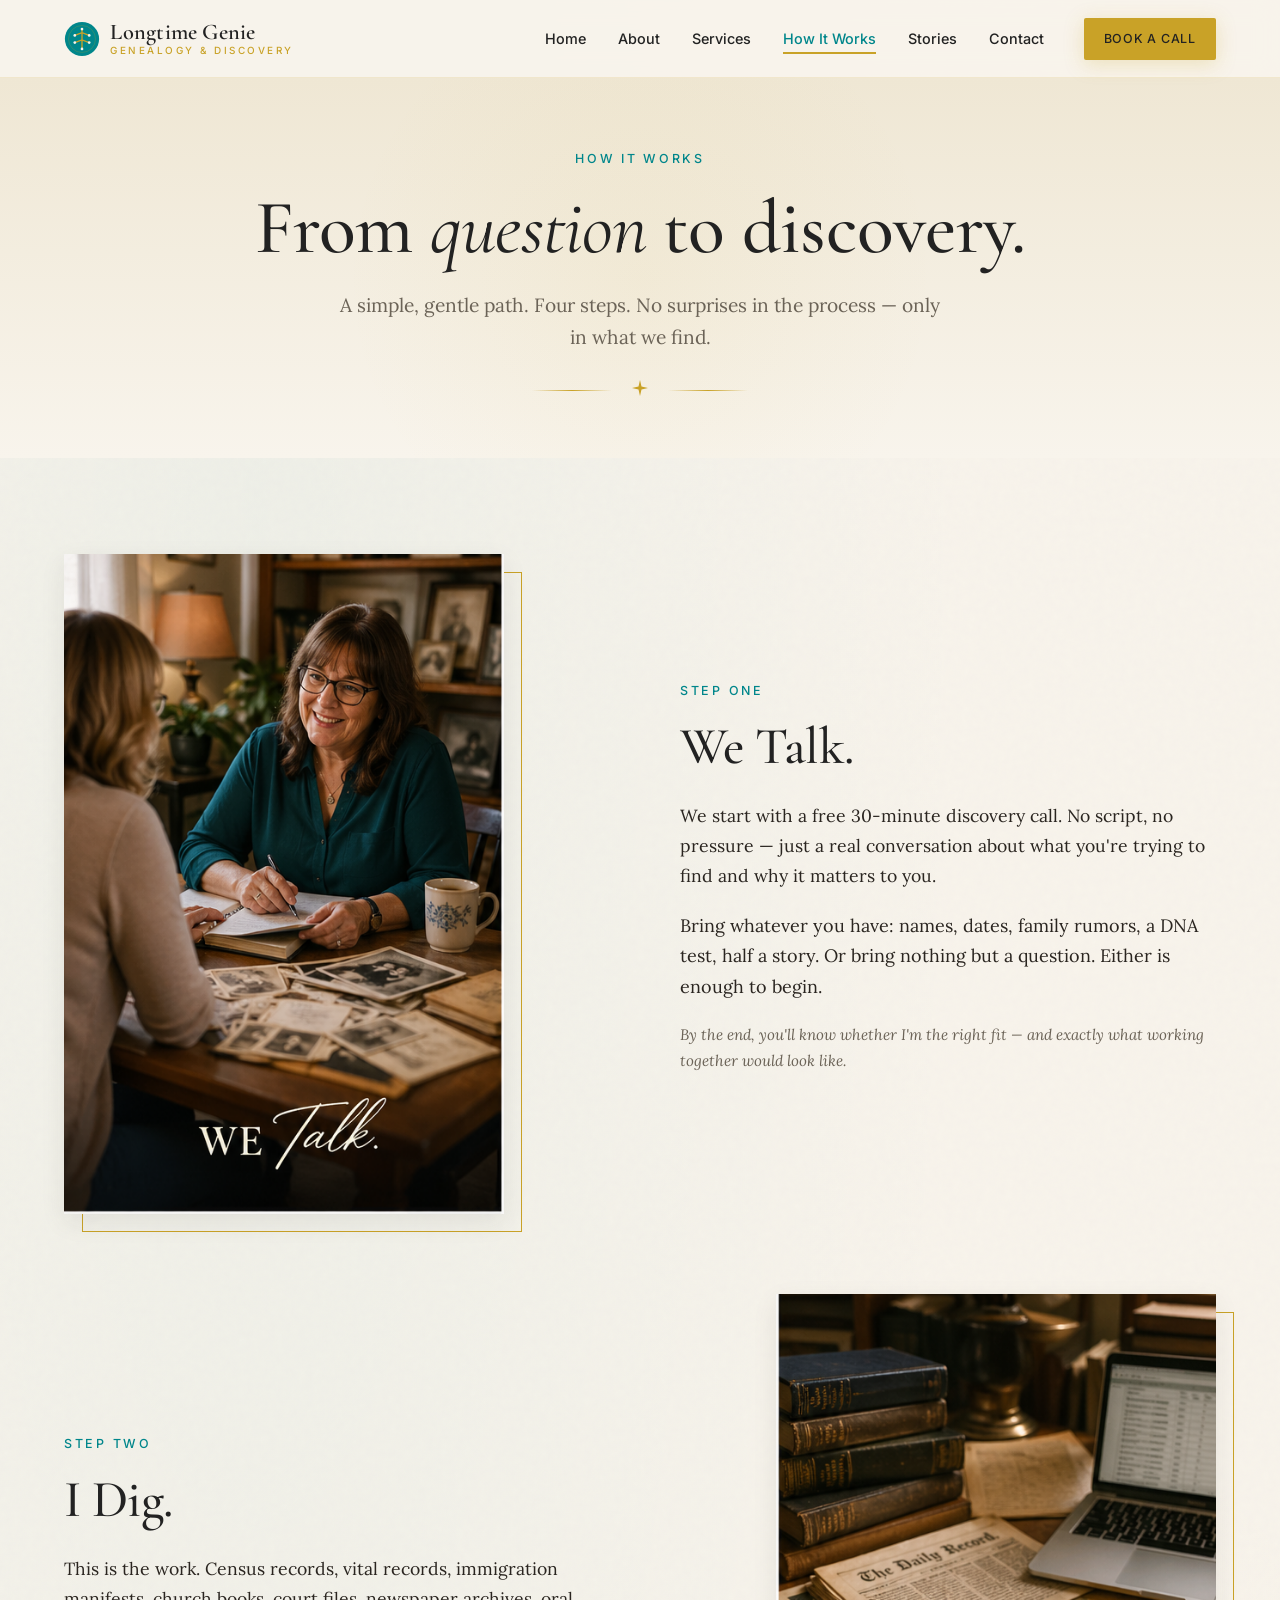
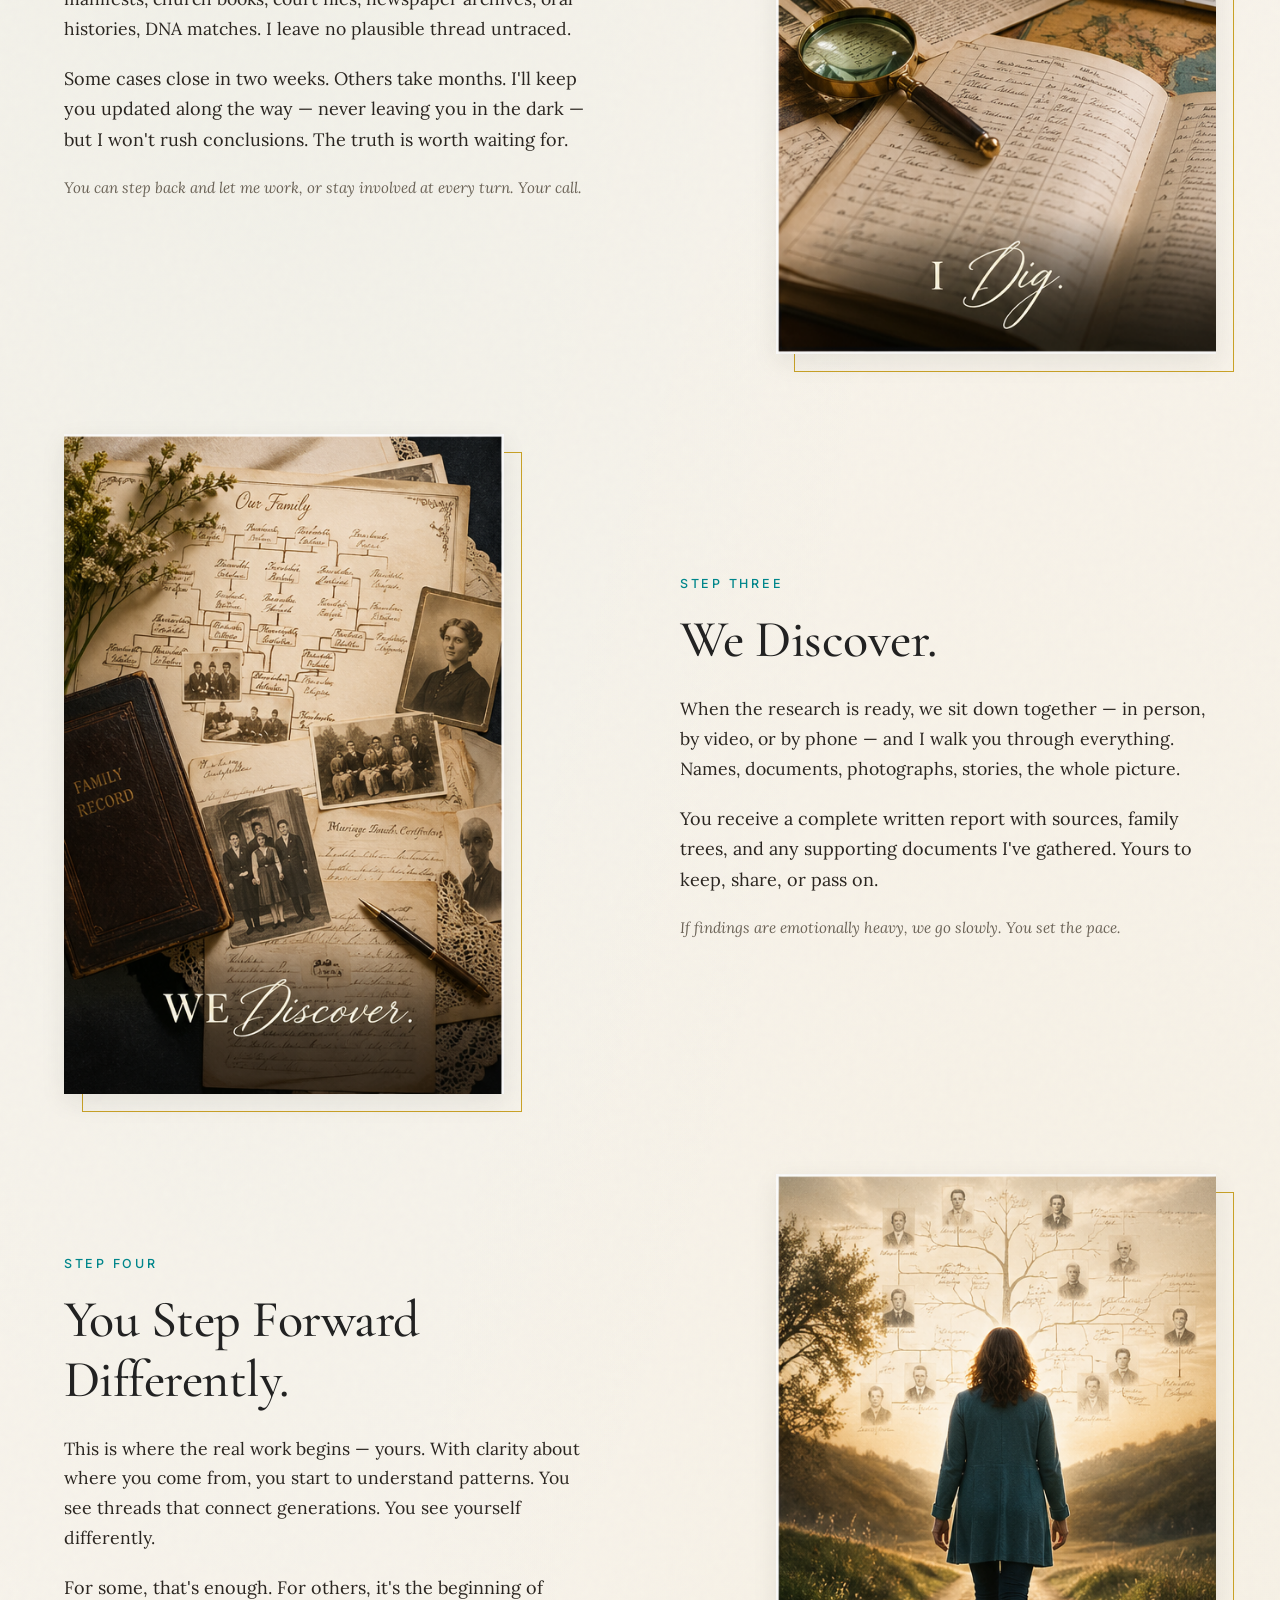
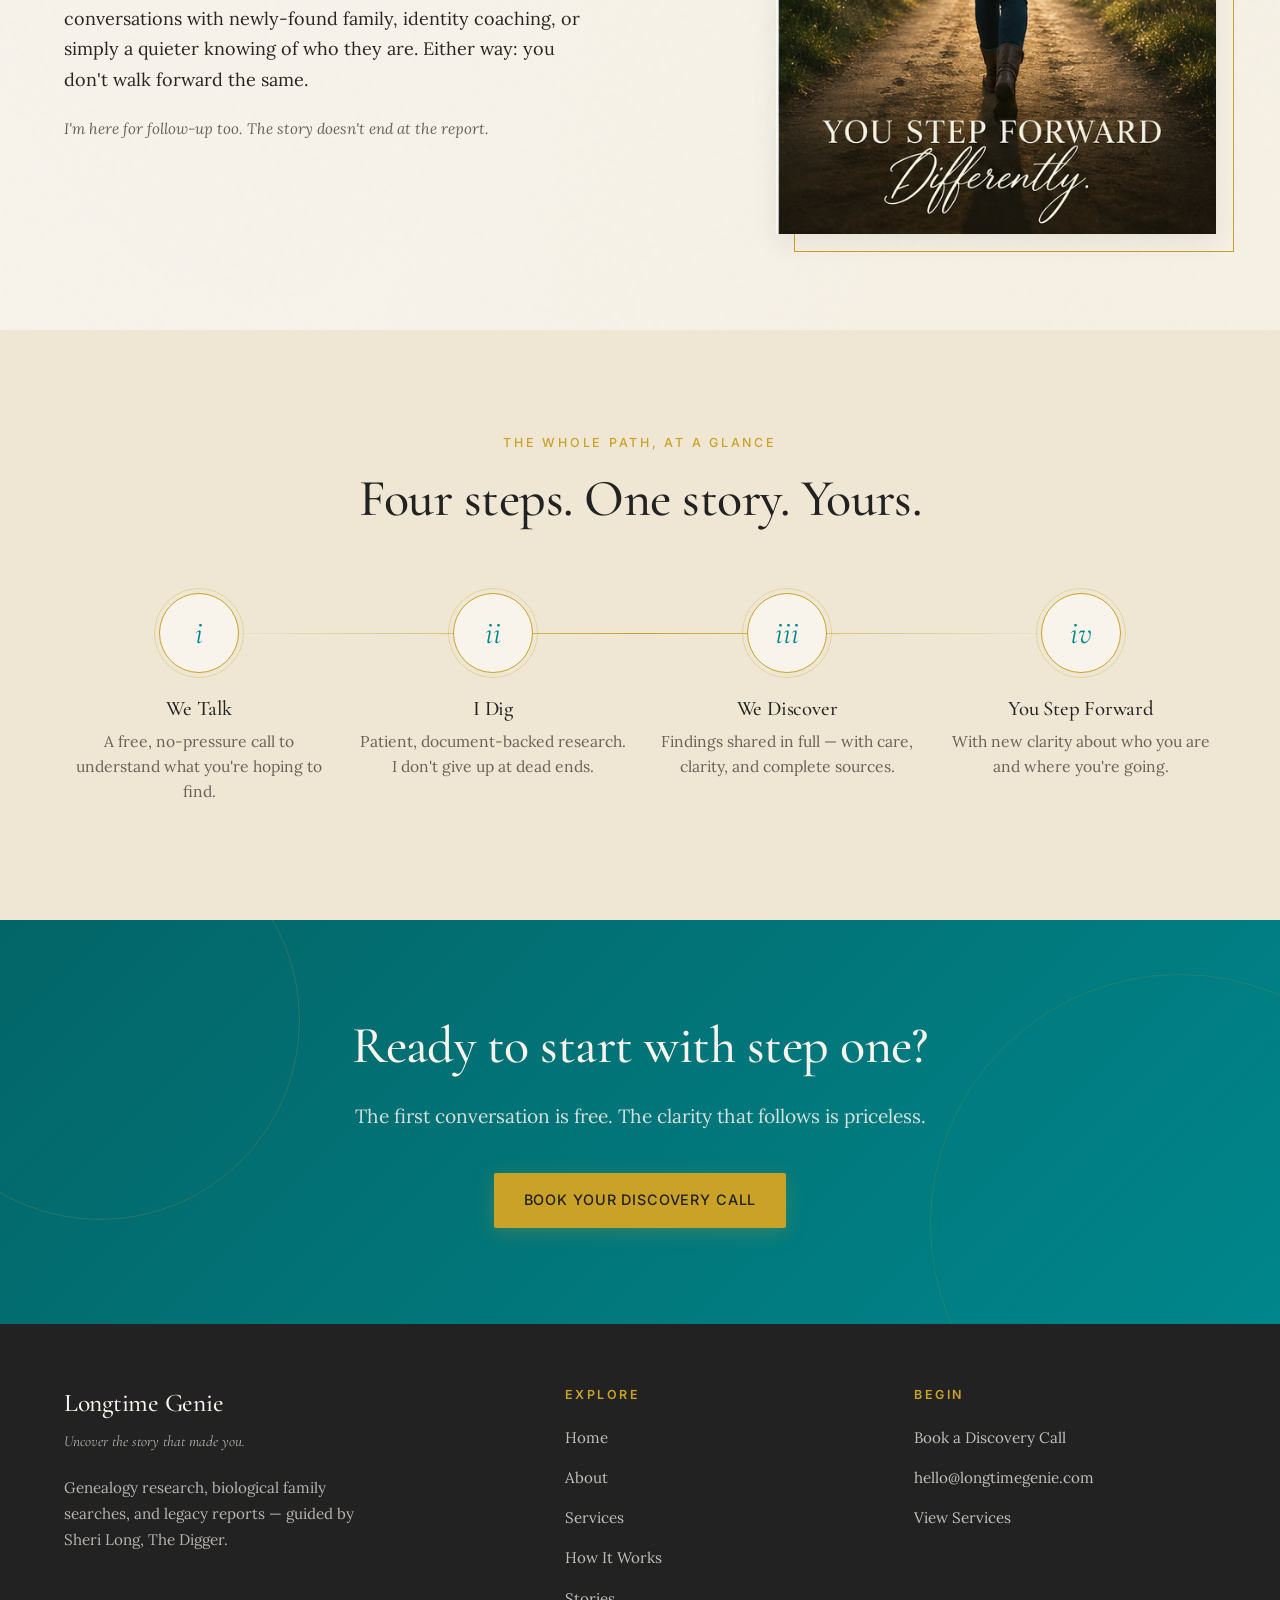
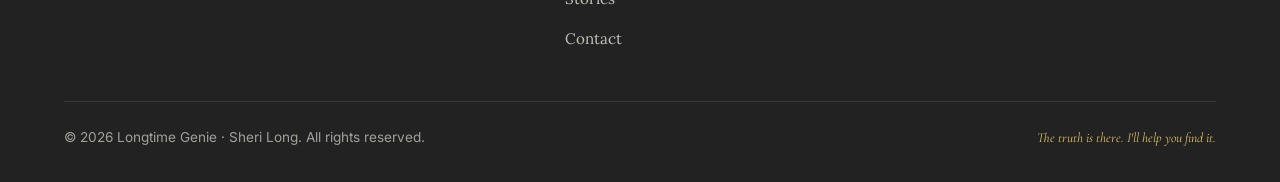
<file: how-it-works.html>
<!DOCTYPE html>
<html lang="en">
<head>
  <meta charset="UTF-8" />
  <meta name="viewport" content="width=device-width, initial-scale=1.0" />
  <title>How It Works | Longtime Genie — The Process from Question to Discovery</title>
  <meta name="description" content="A simple, four-step path: We Talk. I Dig. We Discover. You Step Forward Differently. Here's exactly what working with The Digger looks like." />
  <meta property="og:title" content="How It Works | Longtime Genie" />
  <meta property="og:description" content="From the first conversation to the final discovery — here's the process." />
  <link rel="icon" type="image/svg+xml" href="data:image/svg+xml,%3Csvg xmlns='http://www.w3.org/2000/svg' viewBox='0 0 32 32'%3E%3Ccircle cx='16' cy='16' r='15' fill='%2300868b'/%3E%3Cpath d='M16 8 L16 24 M10 14 L16 12 L22 14 M10 20 L16 18 L22 20' stroke='%23c9a227' stroke-width='1.6' fill='none' stroke-linecap='round'/%3E%3C/svg%3E" />
  <link rel="preconnect" href="https://fonts.googleapis.com">
  <link rel="preconnect" href="https://fonts.gstatic.com" crossorigin>
  <link href="https://fonts.googleapis.com/css2?family=Cormorant+Garamond:ital,wght@0,400;0,500;0,600;1,400;1,500&family=Lora:ital,wght@0,400;0,500;1,400&family=Inter:wght@400;500;600&display=swap" rel="stylesheet">
  <link rel="stylesheet" href="styles.css" />
  <!-- Netlify Identity (allows admin login) -->
  <script src="https://identity.netlify.com/v1/netlify-identity-widget.js"></script>
</head>
<body>

  <header class="nav" role="banner">
    <div class="nav__inner">
      <a href="index.html" class="nav__brand" aria-label="Longtime Genie home">
        <svg class="nav__brand-mark" viewBox="0 0 40 40" xmlns="http://www.w3.org/2000/svg" aria-hidden="true">
          <circle cx="20" cy="20" r="19" fill="#00868b"/>
          <circle cx="20" cy="20" r="15" fill="none" stroke="#c9a227" stroke-width="0.5" opacity="0.5"/>
          <path d="M20 9 L20 31 M12 16 L20 13 L28 16 M12 24 L20 21 L28 24" stroke="#c9a227" stroke-width="1.5" fill="none" stroke-linecap="round"/>
          <circle cx="20" cy="9" r="1.5" fill="#f8f4ec"/>
          <circle cx="12" cy="16" r="1.5" fill="#f8f4ec"/>
          <circle cx="28" cy="16" r="1.5" fill="#f8f4ec"/>
          <circle cx="12" cy="24" r="1.5" fill="#f8f4ec"/>
          <circle cx="28" cy="24" r="1.5" fill="#f8f4ec"/>
          <circle cx="20" cy="31" r="1.5" fill="#f8f4ec"/>
        </svg>
        <span class="nav__brand-text">
          <span class="nav__brand-name">Longtime Genie</span>
          <span class="nav__brand-tag" data-setting="tagline">Genealogy &amp; Discovery</span>
        </span>
      </a>
      <nav aria-label="Primary navigation">
        <ul class="nav__menu" id="primary-menu">
          <li><a href="index.html" class="nav__link">Home</a></li>
          <li><a href="about.html" class="nav__link">About</a></li>
          <li><a href="services.html" class="nav__link">Services</a></li>
          <li><a href="how-it-works.html" class="nav__link">How It Works</a></li>
          <li><a href="stories.html" class="nav__link">Stories</a></li>
          <li><a href="contact.html" class="nav__link">Contact</a></li>
          <li><a href="contact.html" class="btn btn--gold btn--small nav__cta">Book a Call</a></li>
        </ul>
      </nav>
      <button class="nav__toggle" aria-label="Toggle menu" aria-expanded="false" aria-controls="primary-menu">
        <span></span><span></span><span></span>
      </button>
    </div>
  </header>

  <main>

    <!-- PAGE HEADER -->
    <section class="page-header">
      <div class="container page-header__content">
        <span class="eyebrow">How It Works</span>
        <h1>From <em class="script">question</em> to discovery.</h1>
        <p class="page-header__sub">A simple, gentle path. Four steps. No surprises in the process — only in what we find.</p>
        <div class="ornament">
          <svg viewBox="0 0 24 24" fill="currentColor" aria-hidden="true">
            <path d="M12 2L13.5 8.5L20 10L13.5 11.5L12 18L10.5 11.5L4 10L10.5 8.5L12 2Z"/>
          </svg>
        </div>
      </div>
    </section>

    <!-- ==========================================================
         FOUR-STEP TIMELINE WITH DETAIL
         ========================================================== -->
    <section class="section">
      <div class="container">

        <!-- Step 1 -->
        <div class="about-preview how-it-works-step reveal" style="margin-bottom: 5rem;">
          <div class="about-preview__visual">
            <div class="about-preview__photo">
              <img src="images/we-talk.png" alt="Sheri talking with a client at her desk, surrounded by family photos" />
            </div>
          </div>
          <div class="about-preview__text">
            <span class="eyebrow">Step One</span>
            <h2>We Talk.</h2>
            <p style="font-size: 1.1rem;">
              We start with a free 30-minute discovery call. No script, no pressure — just a real conversation
              about what you're trying to find and why it matters to you.
            </p>
            <p>
              Bring whatever you have: names, dates, family rumors, a DNA test, half a story. Or bring nothing
              but a question. Either is enough to begin.
            </p>
            <p style="color: var(--muted); font-size: 0.95rem; font-style: italic;">
              By the end, you'll know whether I'm the right fit — and exactly what working together would look like.
            </p>
          </div>
        </div>

        <!-- Step 2 -->
        <div class="about-preview how-it-works-step reveal" style="margin-bottom: 5rem; direction: rtl;">
          <div class="about-preview__visual" style="direction: ltr;">
            <div class="about-preview__photo">
              <img src="images/i-dig.png" alt="Vintage genealogy research materials — old books, newspapers, magnifying glass on a hand-written ledger" />
            </div>
          </div>
          <div class="about-preview__text" style="direction: ltr;">
            <span class="eyebrow">Step Two</span>
            <h2>I Dig.</h2>
            <p style="font-size: 1.1rem;">
              This is the work. Census records, vital records, immigration manifests, church books, court files,
              newspaper archives, oral histories, DNA matches. I leave no plausible thread untraced.
            </p>
            <p>
              Some cases close in two weeks. Others take months. I'll keep you updated along the way — never
              leaving you in the dark — but I won't rush conclusions. The truth is worth waiting for.
            </p>
            <p style="color: var(--muted); font-size: 0.95rem; font-style: italic;">
              You can step back and let me work, or stay involved at every turn. Your call.
            </p>
          </div>
        </div>

        <!-- Step 3 -->
        <div class="about-preview how-it-works-step reveal" style="margin-bottom: 5rem;">
          <div class="about-preview__visual">
            <div class="about-preview__photo">
              <img src="images/we-discover.png" alt="Family records, old portraits, and a hand-drawn family tree spread across a table" />
            </div>
          </div>
          <div class="about-preview__text">
            <span class="eyebrow">Step Three</span>
            <h2>We Discover.</h2>
            <p style="font-size: 1.1rem;">
              When the research is ready, we sit down together — in person, by video, or by phone — and I
              walk you through everything. Names, documents, photographs, stories, the whole picture.
            </p>
            <p>
              You receive a complete written report with sources, family trees, and any supporting documents
              I've gathered. Yours to keep, share, or pass on.
            </p>
            <p style="color: var(--muted); font-size: 0.95rem; font-style: italic;">
              If findings are emotionally heavy, we go slowly. You set the pace.
            </p>
          </div>
        </div>

        <!-- Step 4 -->
        <div class="about-preview how-it-works-step reveal" style="direction: rtl;">
          <div class="about-preview__visual" style="direction: ltr;">
            <div class="about-preview__photo">
              <img src="images/step-forward-differently.png" alt="A woman walking forward on a path, with a family tree of ancestors in the sky behind her" />
            </div>
          </div>
          <div class="about-preview__text" style="direction: ltr;">
            <span class="eyebrow">Step Four</span>
            <h2>You Step Forward Differently.</h2>
            <p style="font-size: 1.1rem;">
              This is where the real work begins — yours. With clarity about where you come from, you start
              to understand patterns. You see threads that connect generations. You see yourself differently.
            </p>
            <p>
              For some, that's enough. For others, it's the beginning of conversations with newly-found
              family, identity coaching, or simply a quieter knowing of who they are. Either way: you don't
              walk forward the same.
            </p>
            <p style="color: var(--muted); font-size: 0.95rem; font-style: italic;">
              I'm here for follow-up too. The story doesn't end at the report.
            </p>
          </div>
        </div>

      </div>
    </section>

    <!-- TIMELINE STRIP REPRISE (visual summary) -->
    <section class="section section--cream">
      <div class="container">
        <div class="section-header reveal">
          <span class="eyebrow eyebrow--gold">The Whole Path, At a Glance</span>
          <h2>Four steps. One story. Yours.</h2>
        </div>
        <div class="steps">
          <div class="step reveal">
            <div class="step__circle">i</div>
            <h3 class="step__title">We Talk</h3>
            <p class="step__text">A free, no-pressure call to understand what you're hoping to find.</p>
          </div>
          <div class="step reveal">
            <div class="step__circle">ii</div>
            <h3 class="step__title">I Dig</h3>
            <p class="step__text">Patient, document-backed research. I don't give up at dead ends.</p>
          </div>
          <div class="step reveal">
            <div class="step__circle">iii</div>
            <h3 class="step__title">We Discover</h3>
            <p class="step__text">Findings shared in full — with care, clarity, and complete sources.</p>
          </div>
          <div class="step reveal">
            <div class="step__circle">iv</div>
            <h3 class="step__title">You Step Forward</h3>
            <p class="step__text">With new clarity about who you are and where you're going.</p>
          </div>
        </div>
      </div>
    </section>

    <!-- FINAL CTA -->
    <section class="final-cta">
      <div class="container">
        <div class="final-cta__content reveal">
          <h2>Ready to start with step one?</h2>
          <p>The first conversation is free. The clarity that follows is priceless.</p>
          <a href="contact.html" class="btn btn--gold">Book Your Discovery Call</a>
        </div>
      </div>
    </section>

  </main>

  <footer class="footer">
    <div class="container">
      <div class="footer__grid">
        <div class="footer__brand">
          <h3>Longtime Genie</h3>
          <p class="footer__tagline" data-setting="footer_tagline">Uncover the story that made you.</p>
          <p style="margin-top: 1rem;" data-setting="footer_description">Genealogy research, biological family searches, and legacy reports — guided by Sheri Long, The Digger.</p>
        </div>
        <div>
          <h4 class="footer__title">Explore</h4>
          <ul class="footer__list">
            <li><a href="index.html">Home</a></li>
            <li><a href="about.html">About</a></li>
            <li><a href="services.html">Services</a></li>
            <li><a href="how-it-works.html">How It Works</a></li>
            <li><a href="stories.html">Stories</a></li>
            <li><a href="contact.html">Contact</a></li>
          </ul>
        </div>
        <div>
          <h4 class="footer__title">Begin</h4>
          <ul class="footer__list">
            <li><a href="contact.html">Book a Discovery Call</a></li>
            <li><a href="mailto:hello@longtimegenie.com" data-setting-href="email" data-setting="email">hello@longtimegenie.com</a></li>
            <li><a href="services.html">View Services</a></li>
          </ul>
        </div>
      </div>
      <div class="footer__bottom">
        <span><a href="https://longtimegenie-tree.netlify.app" class="footer__hidden-link" aria-label="Tree workspace">©</a> <span class="footer__year">2026</span> Longtime Genie · Sheri Long. All rights reserved.</span>
        <span class="footer__tagline">The truth is there. I'll help you find it.</span>
      </div>
    </div>
  </footer>

  <script src="script.js"></script>
  <!-- Redirect logged-in admins to /admin if they came from confirmation email -->
  <script>
    if (window.netlifyIdentity) {
      window.netlifyIdentity.on("init", user => {
        if (!user) {
          window.netlifyIdentity.on("login", () => {
            document.location.href = "/admin/";
          });
        }
      });
    }
  </script>
</body>
</html>
</file>
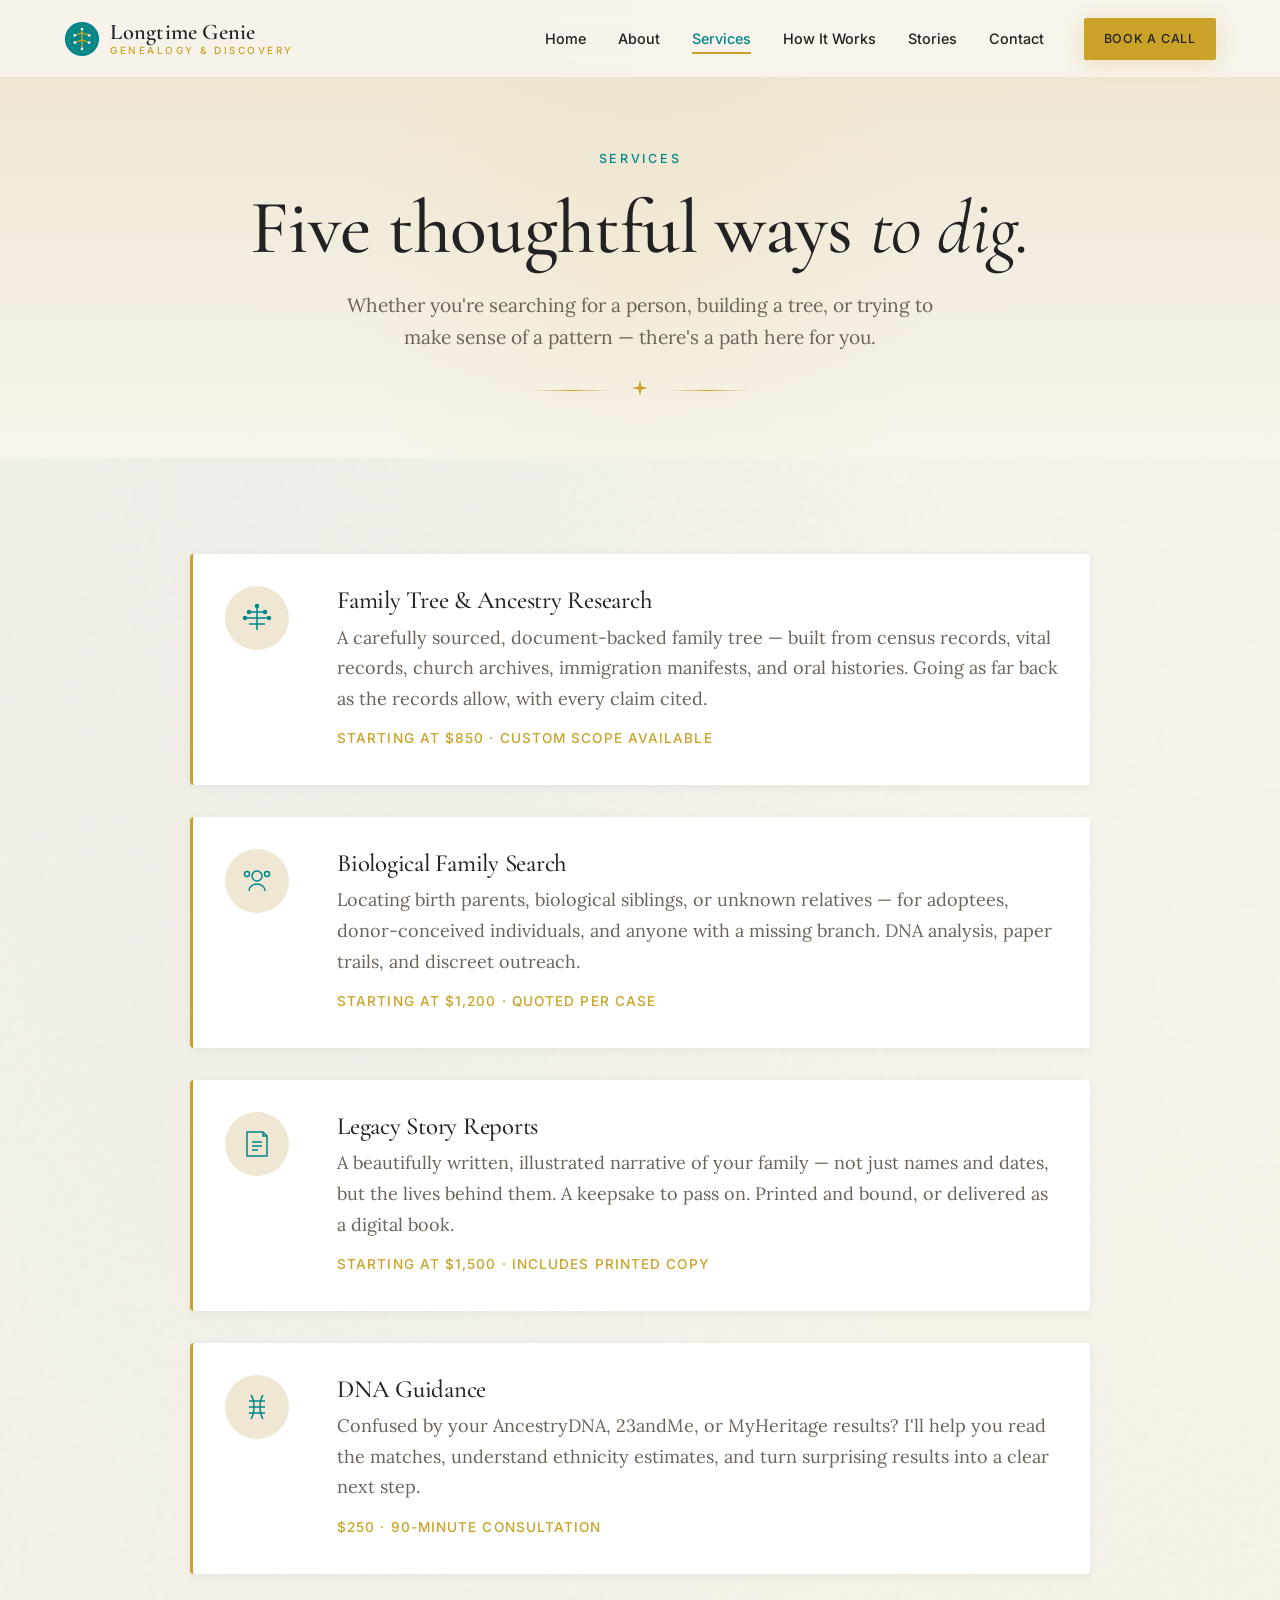
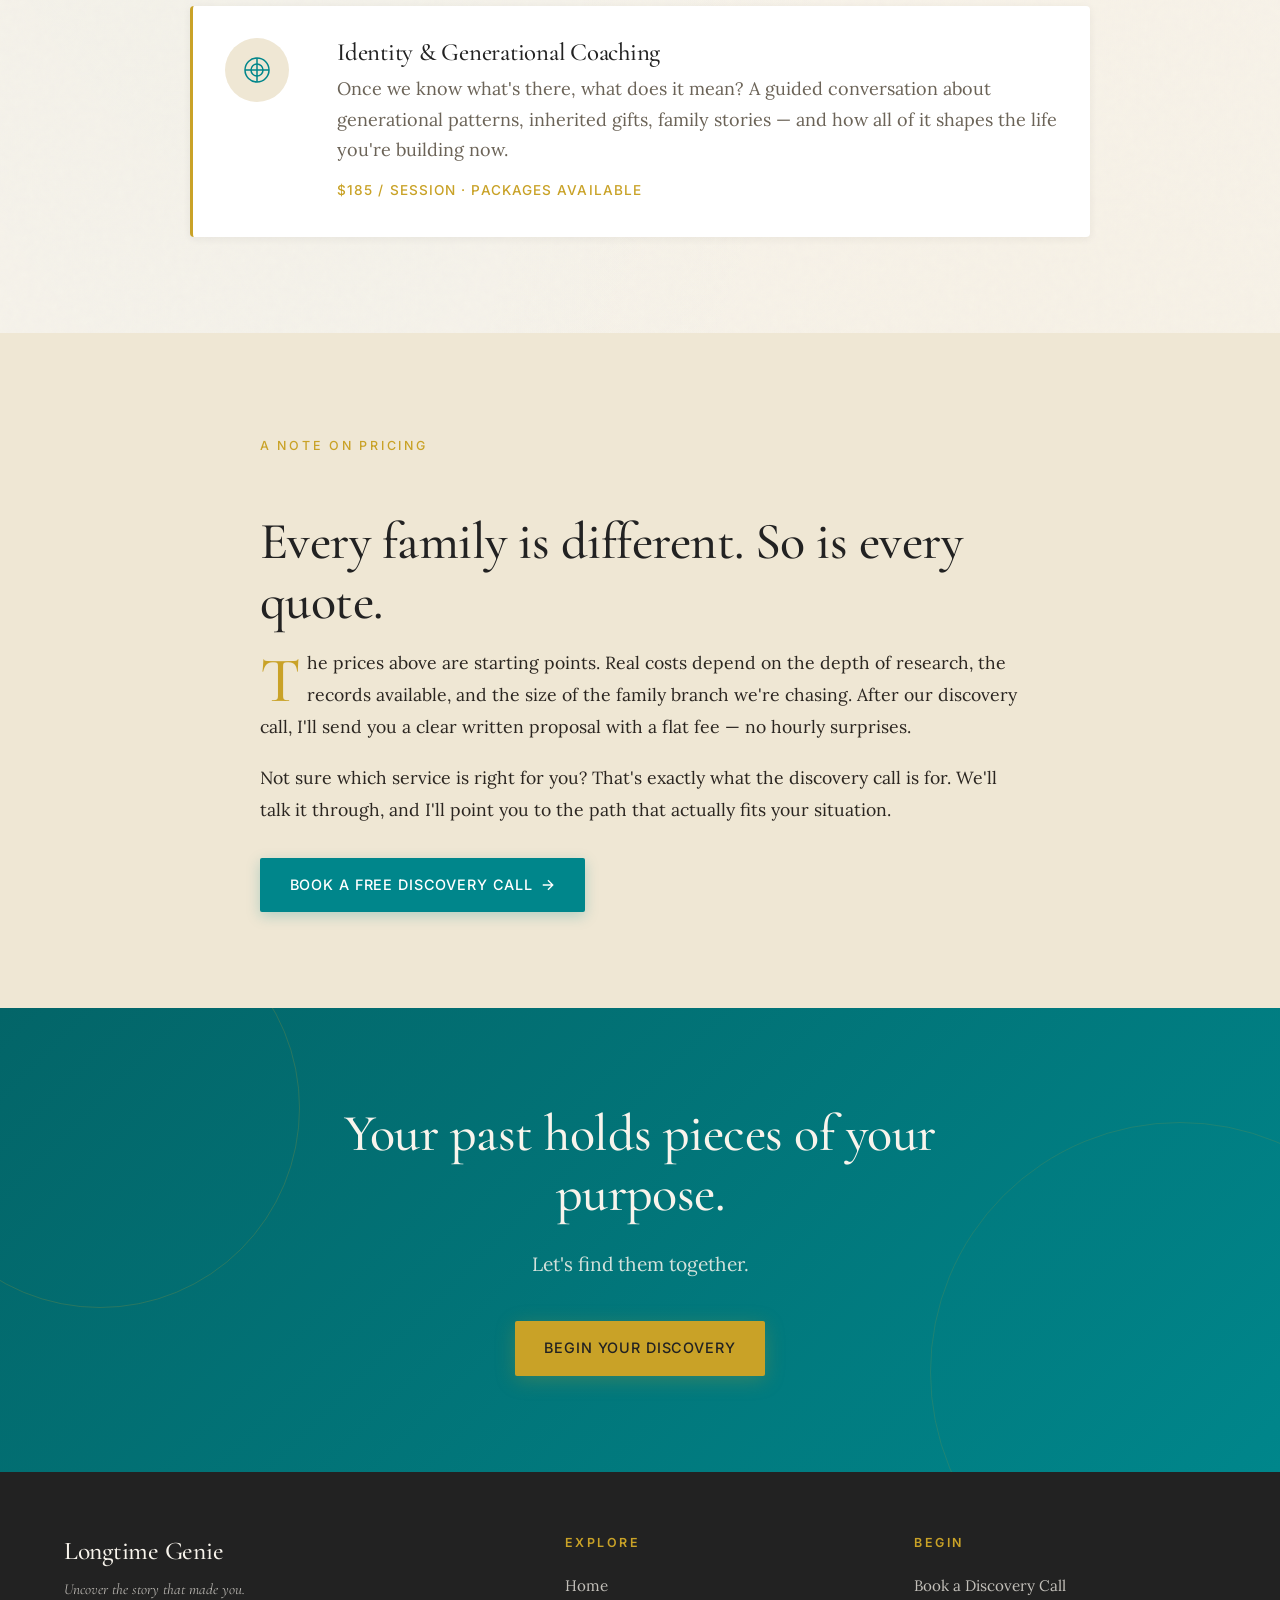
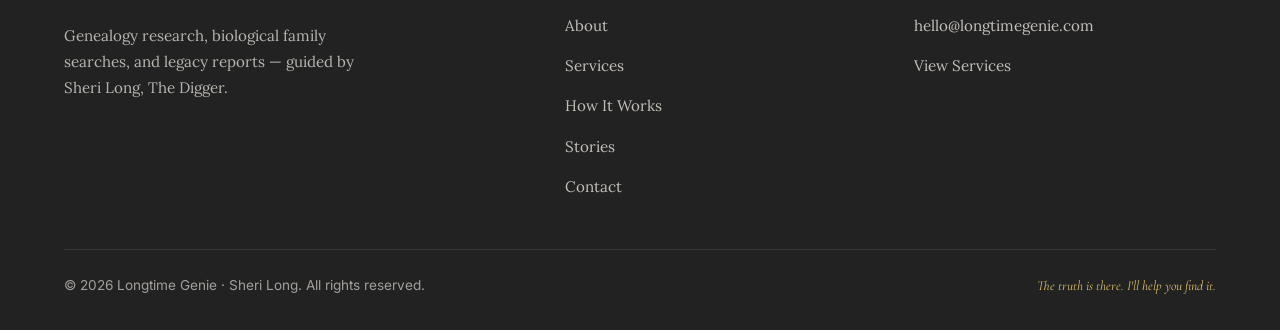
<file: services.html>
<!DOCTYPE html>
<html lang="en">
<head>
  <meta charset="UTF-8" />
  <meta name="viewport" content="width=device-width, initial-scale=1.0" />
  <title>Services | Longtime Genie — Genealogy, DNA Guidance &amp; Family Searches</title>
  <meta name="description" content="Family tree research, biological family searches, legacy story reports, DNA guidance, and identity coaching with Sheri Long, The Digger." />
  <meta property="og:title" content="Services | Longtime Genie" />
  <meta property="og:description" content="Five thoughtful services to help you uncover the story behind your family." />
  <link rel="icon" type="image/svg+xml" href="data:image/svg+xml,%3Csvg xmlns='http://www.w3.org/2000/svg' viewBox='0 0 32 32'%3E%3Ccircle cx='16' cy='16' r='15' fill='%2300868b'/%3E%3Cpath d='M16 8 L16 24 M10 14 L16 12 L22 14 M10 20 L16 18 L22 20' stroke='%23c9a227' stroke-width='1.6' fill='none' stroke-linecap='round'/%3E%3C/svg%3E" />
  <link rel="preconnect" href="https://fonts.googleapis.com">
  <link rel="preconnect" href="https://fonts.gstatic.com" crossorigin>
  <link href="https://fonts.googleapis.com/css2?family=Cormorant+Garamond:ital,wght@0,400;0,500;0,600;1,400;1,500&family=Lora:ital,wght@0,400;0,500;1,400&family=Inter:wght@400;500;600&display=swap" rel="stylesheet">
  <link rel="stylesheet" href="styles.css" />
  <!-- Netlify Identity (allows admin login) -->
  <script src="https://identity.netlify.com/v1/netlify-identity-widget.js"></script>
</head>
<body>

  <header class="nav" role="banner">
    <div class="nav__inner">
      <a href="index.html" class="nav__brand" aria-label="Longtime Genie home">
        <svg class="nav__brand-mark" viewBox="0 0 40 40" xmlns="http://www.w3.org/2000/svg" aria-hidden="true">
          <circle cx="20" cy="20" r="19" fill="#00868b"/>
          <circle cx="20" cy="20" r="15" fill="none" stroke="#c9a227" stroke-width="0.5" opacity="0.5"/>
          <path d="M20 9 L20 31 M12 16 L20 13 L28 16 M12 24 L20 21 L28 24" stroke="#c9a227" stroke-width="1.5" fill="none" stroke-linecap="round"/>
          <circle cx="20" cy="9" r="1.5" fill="#f8f4ec"/>
          <circle cx="12" cy="16" r="1.5" fill="#f8f4ec"/>
          <circle cx="28" cy="16" r="1.5" fill="#f8f4ec"/>
          <circle cx="12" cy="24" r="1.5" fill="#f8f4ec"/>
          <circle cx="28" cy="24" r="1.5" fill="#f8f4ec"/>
          <circle cx="20" cy="31" r="1.5" fill="#f8f4ec"/>
        </svg>
        <span class="nav__brand-text">
          <span class="nav__brand-name">Longtime Genie</span>
          <span class="nav__brand-tag" data-setting="tagline">Genealogy &amp; Discovery</span>
        </span>
      </a>
      <nav aria-label="Primary navigation">
        <ul class="nav__menu" id="primary-menu">
          <li><a href="index.html" class="nav__link">Home</a></li>
          <li><a href="about.html" class="nav__link">About</a></li>
          <li><a href="services.html" class="nav__link">Services</a></li>
          <li><a href="how-it-works.html" class="nav__link">How It Works</a></li>
          <li><a href="stories.html" class="nav__link">Stories</a></li>
          <li><a href="contact.html" class="nav__link">Contact</a></li>
          <li><a href="contact.html" class="btn btn--gold btn--small nav__cta">Book a Call</a></li>
        </ul>
      </nav>
      <button class="nav__toggle" aria-label="Toggle menu" aria-expanded="false" aria-controls="primary-menu">
        <span></span><span></span><span></span>
      </button>
    </div>
  </header>

  <main>

    <!-- ==========================================================
         PAGE HEADER
         ========================================================== -->
    <section class="page-header">
      <div class="container page-header__content">
        <span class="eyebrow">Services</span>
        <h1>Five thoughtful ways <em class="script">to dig.</em></h1>
        <p class="page-header__sub">Whether you're searching for a person, building a tree, or trying to make sense of a pattern — there's a path here for you.</p>
        <div class="ornament">
          <svg viewBox="0 0 24 24" fill="currentColor" aria-hidden="true">
            <path d="M12 2L13.5 8.5L20 10L13.5 11.5L12 18L10.5 11.5L4 10L10.5 8.5L12 2Z"/>
          </svg>
        </div>
      </div>
    </section>

    <!-- ==========================================================
         SERVICE LIST
         ========================================================== -->
    <section class="section">
      <div class="container">

        <div class="service-list">

          <!-- Service 1 -->
          <article class="service-item reveal">
            <div class="service-item__icon">
              <svg viewBox="0 0 32 32" fill="none" stroke="currentColor" stroke-width="1.5" aria-hidden="true">
                <path d="M16 4v24M8 10h16M4 16h24M8 22h16"/>
                <circle cx="16" cy="4" r="1.5" fill="currentColor"/>
                <circle cx="8" cy="10" r="1.5" fill="currentColor"/>
                <circle cx="24" cy="10" r="1.5" fill="currentColor"/>
                <circle cx="4" cy="16" r="1.5" fill="currentColor"/>
                <circle cx="28" cy="16" r="1.5" fill="currentColor"/>
              </svg>
            </div>
            <div>
              <h3 class="service-item__title">Family Tree &amp; Ancestry Research</h3>
              <p class="service-item__desc">
                A carefully sourced, document-backed family tree — built from census records, vital records,
                church archives, immigration manifests, and oral histories. Going as far back as the records
                allow, with every claim cited.
              </p>
              <span class="service-item__price">Starting at $850 · Custom scope available</span>
            </div>
          </article>

          <!-- Service 2 -->
          <article class="service-item reveal">
            <div class="service-item__icon">
              <svg viewBox="0 0 32 32" fill="none" stroke="currentColor" stroke-width="1.5" aria-hidden="true">
                <circle cx="16" cy="11" r="5"/>
                <path d="M8 26c0-4 3.5-7 8-7s8 3 8 7"/>
                <circle cx="6" cy="9" r="2.5"/>
                <circle cx="26" cy="9" r="2.5"/>
              </svg>
            </div>
            <div>
              <h3 class="service-item__title">Biological Family Search</h3>
              <p class="service-item__desc">
                Locating birth parents, biological siblings, or unknown relatives — for adoptees, donor-conceived
                individuals, and anyone with a missing branch. DNA analysis, paper trails, and discreet outreach.
              </p>
              <span class="service-item__price">Starting at $1,200 · Quoted per case</span>
            </div>
          </article>

          <!-- Service 3 -->
          <article class="service-item reveal">
            <div class="service-item__icon">
              <svg viewBox="0 0 32 32" fill="none" stroke="currentColor" stroke-width="1.5" aria-hidden="true">
                <path d="M6 4h16l4 4v20H6z"/>
                <path d="M22 4v4h4M11 14h10M11 18h10M11 22h6"/>
              </svg>
            </div>
            <div>
              <h3 class="service-item__title">Legacy Story Reports</h3>
              <p class="service-item__desc">
                A beautifully written, illustrated narrative of your family — not just names and dates, but
                the lives behind them. A keepsake to pass on. Printed and bound, or delivered as a digital book.
              </p>
              <span class="service-item__price">Starting at $1,500 · Includes printed copy</span>
            </div>
          </article>

          <!-- Service 4 -->
          <article class="service-item reveal">
            <div class="service-item__icon">
              <svg viewBox="0 0 32 32" fill="none" stroke="currentColor" stroke-width="1.5" aria-hidden="true">
                <path d="M10 4c4 6 4 18 0 24M22 4c-4 6-4 18 0 24"/>
                <path d="M8 10h16M8 16h16M8 22h16"/>
              </svg>
            </div>
            <div>
              <h3 class="service-item__title">DNA Guidance</h3>
              <p class="service-item__desc">
                Confused by your AncestryDNA, 23andMe, or MyHeritage results? I'll help you read the matches,
                understand ethnicity estimates, and turn surprising results into a clear next step.
              </p>
              <span class="service-item__price">$250 · 90-minute consultation</span>
            </div>
          </article>

          <!-- Service 5 -->
          <article class="service-item reveal">
            <div class="service-item__icon">
              <svg viewBox="0 0 32 32" fill="none" stroke="currentColor" stroke-width="1.5" aria-hidden="true">
                <circle cx="16" cy="16" r="12"/>
                <circle cx="16" cy="16" r="6"/>
                <path d="M16 4v24M4 16h24"/>
              </svg>
            </div>
            <div>
              <h3 class="service-item__title">Identity &amp; Generational Coaching</h3>
              <p class="service-item__desc">
                Once we know what's there, what does it mean? A guided conversation about generational patterns,
                inherited gifts, family stories — and how all of it shapes the life you're building now.
              </p>
              <span class="service-item__price">$185 / session · Packages available</span>
            </div>
          </article>

        </div>

      </div>
    </section>

    <!-- ==========================================================
         FAQ-STYLE NOTE BAND
         ========================================================== -->
    <section class="section section--cream">
      <div class="container">
        <div class="content-block reveal">
          <span class="eyebrow eyebrow--gold">A Note on Pricing</span>
          <h2>Every family is different. So is every quote.</h2>
          <p>
            The prices above are starting points. Real costs depend on the depth of research, the records
            available, and the size of the family branch we're chasing. After our discovery call, I'll send
            you a clear written proposal with a flat fee — no hourly surprises.
          </p>
          <p>
            Not sure which service is right for you? That's exactly what the discovery call is for.
            We'll talk it through, and I'll point you to the path that actually fits your situation.
          </p>
          <div style="margin-top: 2rem;">
            <a href="contact.html" class="btn btn--primary">
              Book a Free Discovery Call
              <svg class="btn-arrow" viewBox="0 0 16 16" fill="currentColor" aria-hidden="true">
                <path d="M8.5 2L7.4 3.1L11.5 7.2H2v1.6h9.5L7.4 12.9L8.5 14L14.5 8z"/>
              </svg>
            </a>
          </div>
        </div>
      </div>
    </section>

    <!-- ==========================================================
         FINAL CTA
         ========================================================== -->
    <section class="final-cta">
      <div class="container">
        <div class="final-cta__content reveal">
          <h2>Your past holds pieces of your purpose.</h2>
          <p>Let's find them together.</p>
          <a href="contact.html" class="btn btn--gold">Begin Your Discovery</a>
        </div>
      </div>
    </section>

  </main>

  <footer class="footer">
    <div class="container">
      <div class="footer__grid">
        <div class="footer__brand">
          <h3>Longtime Genie</h3>
          <p class="footer__tagline" data-setting="footer_tagline">Uncover the story that made you.</p>
          <p style="margin-top: 1rem;" data-setting="footer_description">Genealogy research, biological family searches, and legacy reports — guided by Sheri Long, The Digger.</p>
        </div>
        <div>
          <h4 class="footer__title">Explore</h4>
          <ul class="footer__list">
            <li><a href="index.html">Home</a></li>
            <li><a href="about.html">About</a></li>
            <li><a href="services.html">Services</a></li>
            <li><a href="how-it-works.html">How It Works</a></li>
            <li><a href="stories.html">Stories</a></li>
            <li><a href="contact.html">Contact</a></li>
          </ul>
        </div>
        <div>
          <h4 class="footer__title">Begin</h4>
          <ul class="footer__list">
            <li><a href="contact.html">Book a Discovery Call</a></li>
            <li><a href="mailto:hello@longtimegenie.com" data-setting-href="email" data-setting="email">hello@longtimegenie.com</a></li>
            <li><a href="services.html">View Services</a></li>
          </ul>
        </div>
      </div>
      <div class="footer__bottom">
        <span><a href="https://longtimegenie-tree.netlify.app" class="footer__hidden-link" aria-label="Tree workspace">©</a> <span class="footer__year">2026</span> Longtime Genie · Sheri Long. All rights reserved.</span>
        <span class="footer__tagline">The truth is there. I'll help you find it.</span>
      </div>
    </div>
  </footer>

  <script src="script.js"></script>
  <!-- Redirect logged-in admins to /admin if they came from confirmation email -->
  <script>
    if (window.netlifyIdentity) {
      window.netlifyIdentity.on("init", user => {
        if (!user) {
          window.netlifyIdentity.on("login", () => {
            document.location.href = "/admin/";
          });
        }
      });
    }
  </script>
</body>
</html>
</file>
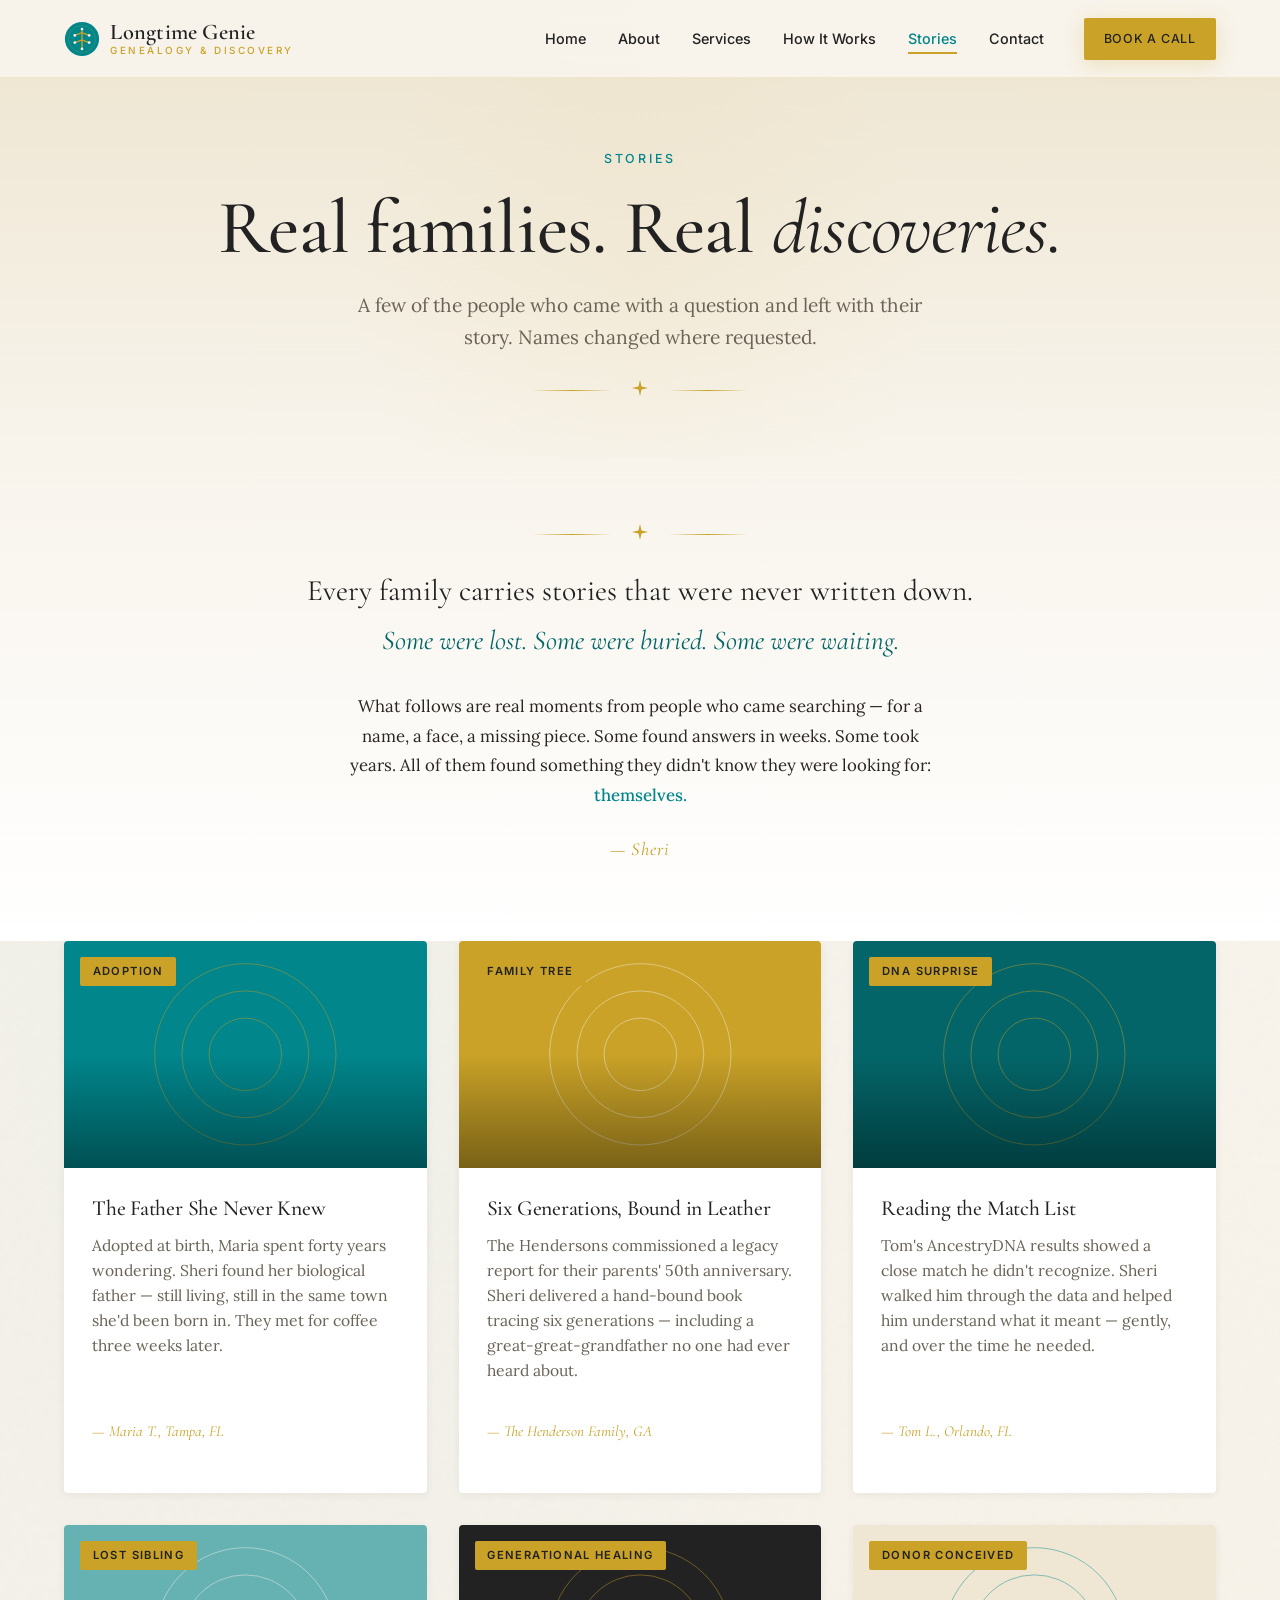
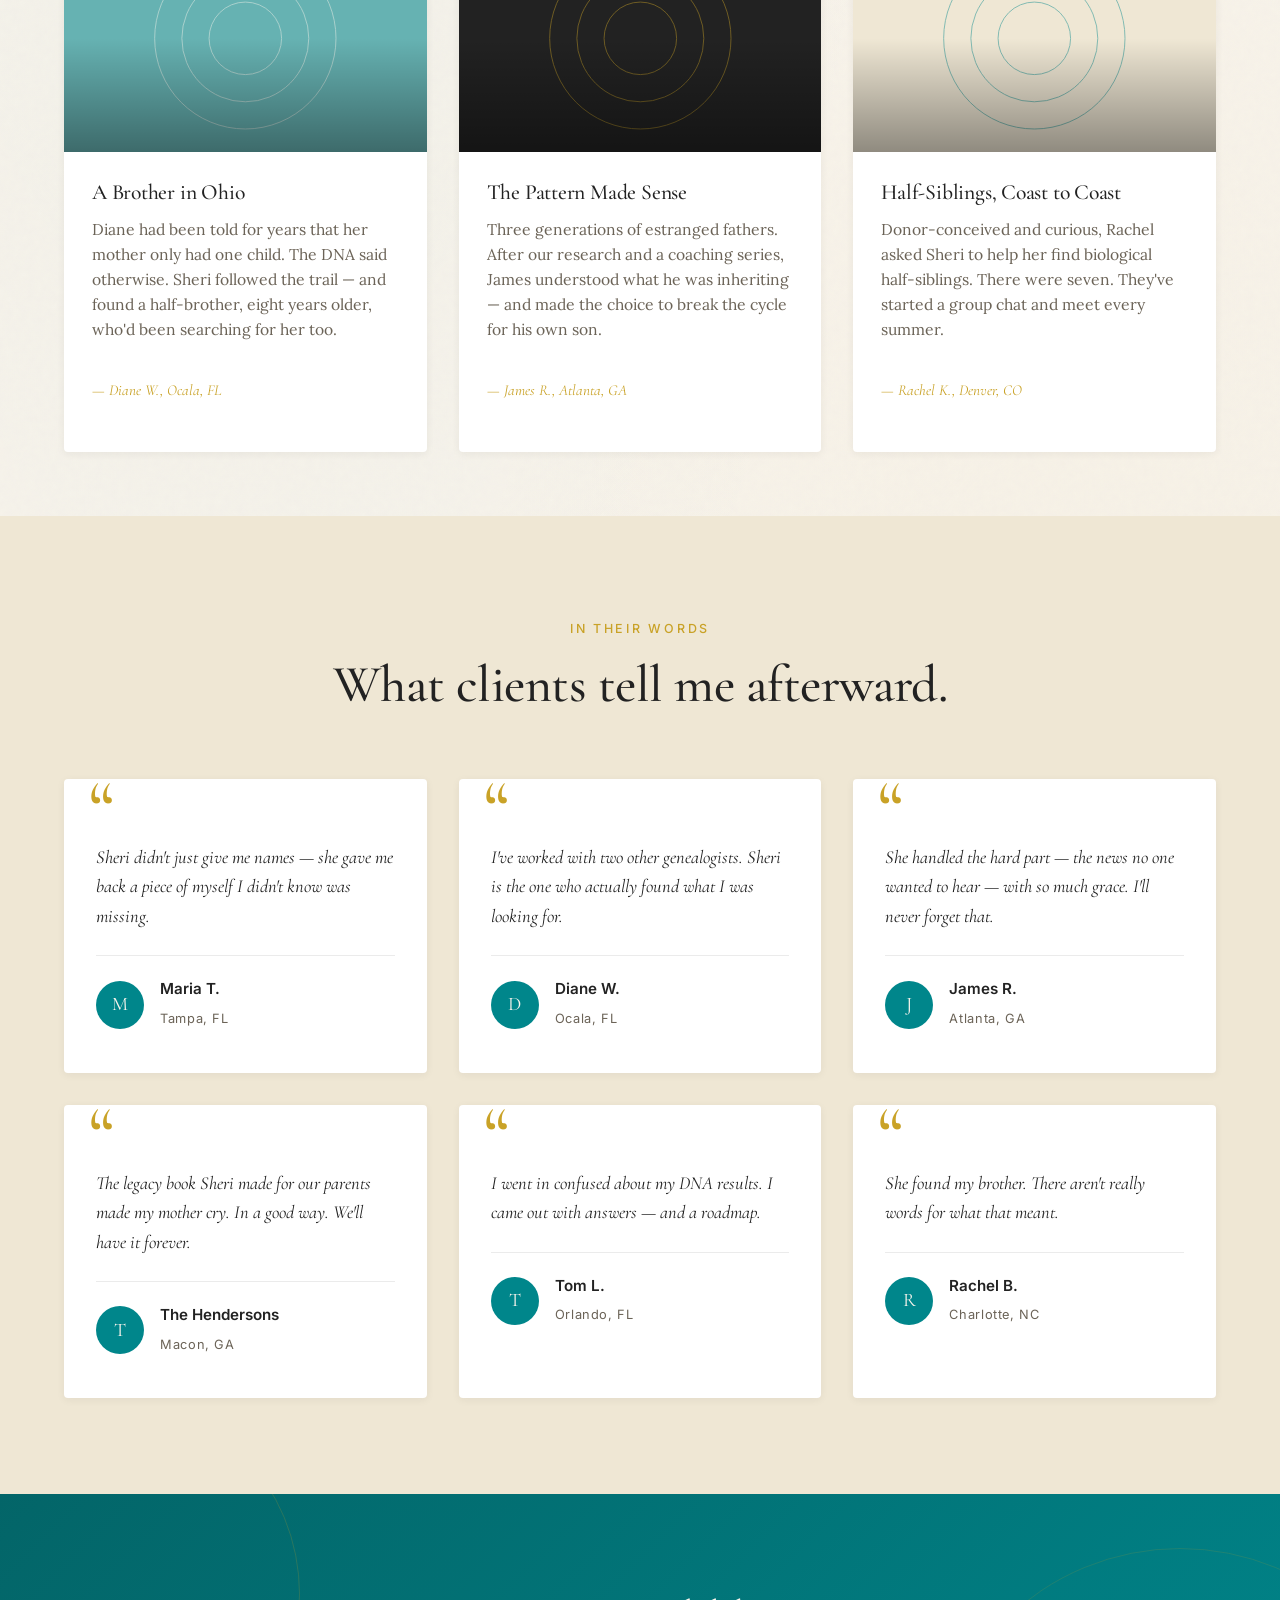
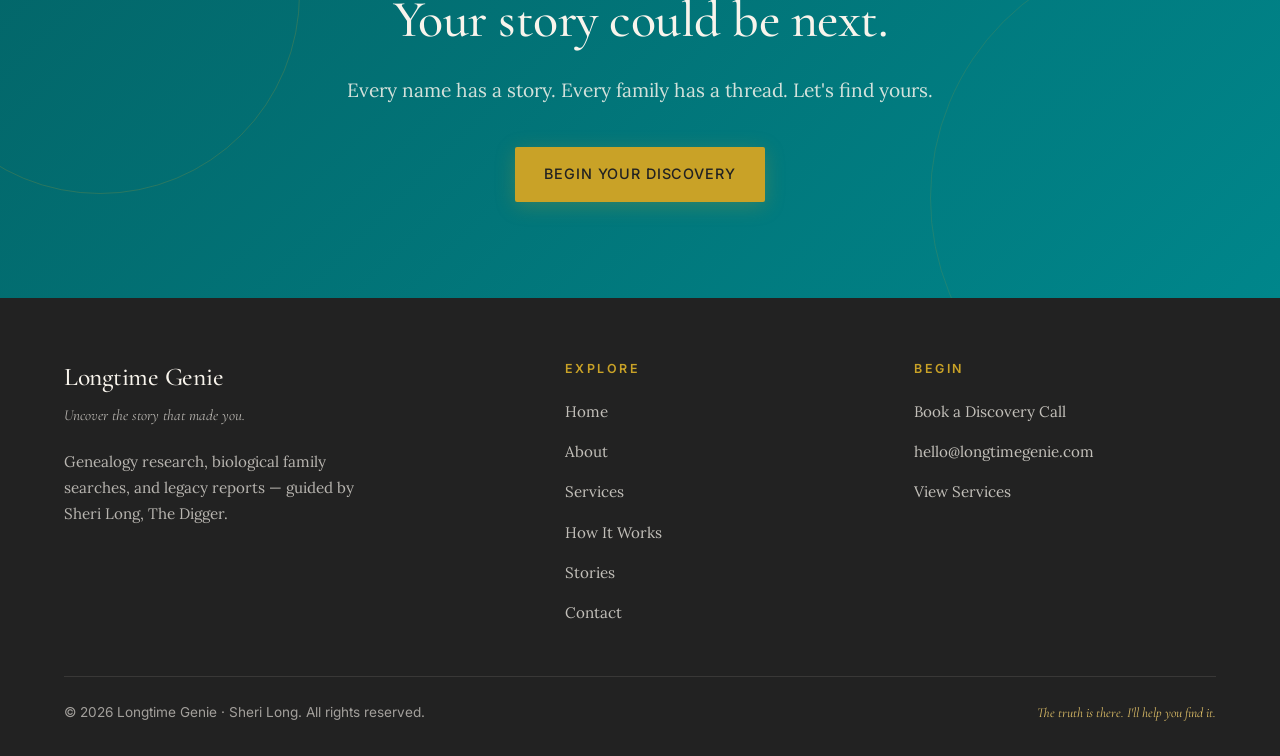
<file: stories.html>
<!DOCTYPE html>
<html lang="en">
<head>
  <meta charset="UTF-8" />
  <meta name="viewport" content="width=device-width, initial-scale=1.0" />
  <title>Stories &amp; Testimonials | Longtime Genie — Real Discoveries</title>
  <meta name="description" content="Read real stories from people who found what they were looking for — biological family, lost branches, and the answers that changed everything." />
  <meta property="og:title" content="Stories | Longtime Genie" />
  <meta property="og:description" content="Real families. Real discoveries. Real change." />
  <link rel="icon" type="image/svg+xml" href="data:image/svg+xml,%3Csvg xmlns='http://www.w3.org/2000/svg' viewBox='0 0 32 32'%3E%3Ccircle cx='16' cy='16' r='15' fill='%2300868b'/%3E%3Cpath d='M16 8 L16 24 M10 14 L16 12 L22 14 M10 20 L16 18 L22 20' stroke='%23c9a227' stroke-width='1.6' fill='none' stroke-linecap='round'/%3E%3C/svg%3E" />
  <link rel="preconnect" href="https://fonts.googleapis.com">
  <link rel="preconnect" href="https://fonts.gstatic.com" crossorigin>
  <link href="https://fonts.googleapis.com/css2?family=Cormorant+Garamond:ital,wght@0,400;0,500;0,600;1,400;1,500&family=Lora:ital,wght@0,400;0,500;1,400&family=Inter:wght@400;500;600&display=swap" rel="stylesheet">
  <link rel="stylesheet" href="styles.css" />
  <!-- Netlify Identity (allows admin login) -->
  <script src="https://identity.netlify.com/v1/netlify-identity-widget.js"></script>
</head>
<body>

  <header class="nav" role="banner">
    <div class="nav__inner">
      <a href="index.html" class="nav__brand" aria-label="Longtime Genie home">
        <svg class="nav__brand-mark" viewBox="0 0 40 40" xmlns="http://www.w3.org/2000/svg" aria-hidden="true">
          <circle cx="20" cy="20" r="19" fill="#00868b"/>
          <circle cx="20" cy="20" r="15" fill="none" stroke="#c9a227" stroke-width="0.5" opacity="0.5"/>
          <path d="M20 9 L20 31 M12 16 L20 13 L28 16 M12 24 L20 21 L28 24" stroke="#c9a227" stroke-width="1.5" fill="none" stroke-linecap="round"/>
          <circle cx="20" cy="9" r="1.5" fill="#f8f4ec"/>
          <circle cx="12" cy="16" r="1.5" fill="#f8f4ec"/>
          <circle cx="28" cy="16" r="1.5" fill="#f8f4ec"/>
          <circle cx="12" cy="24" r="1.5" fill="#f8f4ec"/>
          <circle cx="28" cy="24" r="1.5" fill="#f8f4ec"/>
          <circle cx="20" cy="31" r="1.5" fill="#f8f4ec"/>
        </svg>
        <span class="nav__brand-text">
          <span class="nav__brand-name">Longtime Genie</span>
          <span class="nav__brand-tag" data-setting="tagline">Genealogy &amp; Discovery</span>
        </span>
      </a>
      <nav aria-label="Primary navigation">
        <ul class="nav__menu" id="primary-menu">
          <li><a href="index.html" class="nav__link">Home</a></li>
          <li><a href="about.html" class="nav__link">About</a></li>
          <li><a href="services.html" class="nav__link">Services</a></li>
          <li><a href="how-it-works.html" class="nav__link">How It Works</a></li>
          <li><a href="stories.html" class="nav__link">Stories</a></li>
          <li><a href="contact.html" class="nav__link">Contact</a></li>
          <li><a href="contact.html" class="btn btn--gold btn--small nav__cta">Book a Call</a></li>
        </ul>
      </nav>
      <button class="nav__toggle" aria-label="Toggle menu" aria-expanded="false" aria-controls="primary-menu">
        <span></span><span></span><span></span>
      </button>
    </div>
  </header>

  <main>

    <!-- PAGE HEADER -->
    <section class="page-header">
      <div class="container page-header__content">
        <span class="eyebrow">Stories</span>
        <h1>Real families. Real <em class="script">discoveries.</em></h1>
        <p class="page-header__sub">A few of the people who came with a question and left with their story. Names changed where requested.</p>
        <div class="ornament">
          <svg viewBox="0 0 24 24" fill="currentColor" aria-hidden="true">
            <path d="M12 2L13.5 8.5L20 10L13.5 11.5L12 18L10.5 11.5L4 10L10.5 8.5L12 2Z"/>
          </svg>
        </div>
      </div>
    </section>

    <!-- ==========================================================
         INTRO QUOTE — emotional anchor before the stories
         ========================================================== -->
    <section class="stories-intro">
      <div class="container">
        <div class="stories-intro__inner reveal">

          <!-- Top ornament -->
          <div class="ornament">
            <svg viewBox="0 0 24 24" fill="currentColor" aria-hidden="true">
              <path d="M12 2L13.5 8.5L20 10L13.5 11.5L12 18L10.5 11.5L4 10L10.5 8.5L12 2Z"/>
            </svg>
          </div>

          <p class="stories-intro__quote">
            Every family carries stories that were never written down.<br />
            <em class="script">Some were lost. Some were buried. Some were waiting.</em>
          </p>

          <p class="stories-intro__body">
            What follows are real moments from people who came searching — for a name, a face,
            a missing piece. Some found answers in weeks. Some took years. All of them found
            something they didn't know they were looking for: <strong>themselves.</strong>
          </p>

          <p class="stories-intro__attribution">— Sheri</p>

        </div>
      </div>
    </section>

    <!-- ==========================================================
         STORY GRID (longer narrative cards)
         ========================================================== -->
    <section style="padding: 0 0 4rem;">
      <div class="container">
        <!-- Story grid is rendered dynamically from content/stories.json -->
        <div class="story-grid" id="story-grid"></div>
      </div>
    </section>

    <!-- ==========================================================
         SHORT QUOTES BAND
         ========================================================== -->
    <section class="section section--cream">
      <div class="container">
        <div class="section-header reveal">
          <span class="eyebrow eyebrow--gold">In Their Words</span>
          <h2>What clients tell me afterward.</h2>
        </div>

        <!-- Testimonials are rendered dynamically from content/testimonials.json -->
        <div class="testimonials" id="testimonials-grid"></div>

      </div>
    </section>

    <!-- FINAL CTA -->
    <section class="final-cta">
      <div class="container">
        <div class="final-cta__content reveal">
          <h2>Your story could be next.</h2>
          <p>Every name has a story. Every family has a thread. Let's find yours.</p>
          <a href="contact.html" class="btn btn--gold">Begin Your Discovery</a>
        </div>
      </div>
    </section>

  </main>

  <footer class="footer">
    <div class="container">
      <div class="footer__grid">
        <div class="footer__brand">
          <h3>Longtime Genie</h3>
          <p class="footer__tagline" data-setting="footer_tagline">Uncover the story that made you.</p>
          <p style="margin-top: 1rem;" data-setting="footer_description">Genealogy research, biological family searches, and legacy reports — guided by Sheri Long, The Digger.</p>
        </div>
        <div>
          <h4 class="footer__title">Explore</h4>
          <ul class="footer__list">
            <li><a href="index.html">Home</a></li>
            <li><a href="about.html">About</a></li>
            <li><a href="services.html">Services</a></li>
            <li><a href="how-it-works.html">How It Works</a></li>
            <li><a href="stories.html">Stories</a></li>
            <li><a href="contact.html">Contact</a></li>
          </ul>
        </div>
        <div>
          <h4 class="footer__title">Begin</h4>
          <ul class="footer__list">
            <li><a href="contact.html">Book a Discovery Call</a></li>
            <li><a href="mailto:hello@longtimegenie.com" data-setting-href="email" data-setting="email">hello@longtimegenie.com</a></li>
            <li><a href="services.html">View Services</a></li>
          </ul>
        </div>
      </div>
      <div class="footer__bottom">
        <span><a href="https://longtimegenie-tree.netlify.app" class="footer__hidden-link" aria-label="Tree workspace">©</a> <span class="footer__year">2026</span> Longtime Genie · Sheri Long. All rights reserved.</span>
        <span class="footer__tagline">The truth is there. I'll help you find it.</span>
      </div>
    </div>
  </footer>

  <script src="script.js"></script>
  <!-- Redirect logged-in admins to /admin if they came from confirmation email -->
  <script>
    if (window.netlifyIdentity) {
      window.netlifyIdentity.on("init", user => {
        if (!user) {
          window.netlifyIdentity.on("login", () => {
            document.location.href = "/admin/";
          });
        }
      });
    }
  </script>
</body>
</html>
</file>
<file: styles.css>
/* ==========================================================================
   LONGTIME GENIE — Stylesheet
   ==========================================================================
   Design Direction: Elegant genealogy — vintage records meet modern warmth.
   Typography: Cormorant Garamond (display serif) + Lora (body serif) +
               Inter (UI elements).
   Aesthetic: Soft cream paper, deep teal, antique gold accents, hand-drawn
              ornamental flourishes.
   ========================================================================== */

/* ---------- 1. CSS VARIABLES (edit these to retheme the entire site) ----- */
:root {
  /* Brand palette (from your brief) */
  --teal: #00868b;
  --teal-accent: #009698;
  --teal-light: #66b2b2;
  --teal-dark: #036568;
  --gold: #c9a227;
  --gold-soft: #e0c068;
  --white: #ffffff;
  --cream: #f8f4ec;
  --cream-deep: #efe7d4;
  --charcoal: #222222;
  --ink: #2a2520;
  --muted: #6b6357;

  /* Typography */
  --font-display: "Cormorant Garamond", "Playfair Display", Georgia, serif;
  --font-body: "Lora", Georgia, "Times New Roman", serif;
  --font-ui: "Inter", -apple-system, BlinkMacSystemFont, sans-serif;

  /* Spacing scale */
  --space-xs: 0.5rem;
  --space-sm: 1rem;
  --space-md: 2rem;
  --space-lg: 4rem;
  --space-xl: 6rem;
  --space-2xl: 9rem;

  /* Layout */
  --max-width: 1200px;
  --content-width: 760px;

  /* Effects */
  --shadow-sm: 0 2px 8px rgba(34, 34, 34, 0.06);
  --shadow-md: 0 8px 24px rgba(34, 34, 34, 0.08);
  --shadow-lg: 0 20px 48px rgba(34, 34, 34, 0.12);
  --shadow-gold: 0 4px 20px rgba(201, 162, 39, 0.25);
  --transition: 0.4s cubic-bezier(0.2, 0.8, 0.2, 1);
}

/* ---------- 2. RESET & BASE ---------- */
*,
*::before,
*::after {
  box-sizing: border-box;
  margin: 0;
  padding: 0;
}

html {
  scroll-behavior: smooth;
  -webkit-font-smoothing: antialiased;
  -moz-osx-font-smoothing: grayscale;
}

body {
  font-family: var(--font-body);
  font-size: 18px;
  line-height: 1.7;
  color: var(--ink);
  background-color: var(--cream);
  /* Subtle paper texture using layered SVG noise */
  background-image:
    radial-gradient(at 20% 10%, rgba(0, 134, 139, 0.04) 0, transparent 50%),
    radial-gradient(at 85% 90%, rgba(201, 162, 39, 0.05) 0, transparent 50%),
    url("data:image/svg+xml,%3Csvg viewBox='0 0 200 200' xmlns='http://www.w3.org/2000/svg'%3E%3Cfilter id='n'%3E%3CfeTurbulence type='fractalNoise' baseFrequency='0.85' numOctaves='2' stitchTiles='stitch'/%3E%3CfeColorMatrix values='0 0 0 0 0.6 0 0 0 0 0.5 0 0 0 0 0.4 0 0 0 0.05 0'/%3E%3C/filter%3E%3Crect width='100%25' height='100%25' filter='url(%23n)'/%3E%3C/svg%3E");
  overflow-x: hidden;
}

img {
  max-width: 100%;
  height: auto;
  display: block;
}

a {
  color: var(--teal);
  text-decoration: none;
  transition: color var(--transition);
}

a:hover {
  color: var(--gold);
}

/* ---------- 3. TYPOGRAPHY ---------- */
h1, h2, h3, h4, h5, h6 {
  font-family: var(--font-display);
  font-weight: 500;
  line-height: 1.15;
  color: var(--charcoal);
  letter-spacing: -0.01em;
}

h1 { font-size: clamp(2.5rem, 6vw, 4.75rem); font-weight: 500; }
h2 { font-size: clamp(2rem, 4.5vw, 3.25rem); }
h3 { font-size: clamp(1.5rem, 3vw, 2rem); }
h4 { font-size: 1.35rem; }

p {
  margin-bottom: 1.25rem;
}

.eyebrow {
  font-family: var(--font-ui);
  font-size: 0.78rem;
  font-weight: 500;
  letter-spacing: 0.22em;
  text-transform: uppercase;
  color: var(--teal);
  margin-bottom: 1rem;
  display: inline-block;
}

.eyebrow--gold { color: var(--gold); }

.script {
  font-family: var(--font-display);
  font-style: italic;
  font-weight: 400;
}

.lede {
  font-size: 1.25rem;
  line-height: 1.6;
  color: var(--muted);
  font-weight: 400;
}

/* ---------- 4. LAYOUT HELPERS ---------- */
.container {
  width: 100%;
  max-width: var(--max-width);
  margin: 0 auto;
  padding: 0 1.5rem;
}

.container--narrow {
  max-width: var(--content-width);
}

.section {
  padding: var(--space-xl) 0;
}

.section--tight { padding: var(--space-lg) 0; }

.section--cream { background-color: var(--cream-deep); }

.section--dark {
  background-color: var(--teal-dark);
  color: var(--cream);
}

.section--dark h1,
.section--dark h2,
.section--dark h3 {
  color: var(--cream);
}

.center { text-align: center; }

/* Decorative ornamental divider */
.ornament {
  display: flex;
  align-items: center;
  justify-content: center;
  gap: 1rem;
  margin: 1.5rem 0;
  color: var(--gold);
}

.ornament::before,
.ornament::after {
  content: "";
  flex: 0 1 80px;
  height: 1px;
  background: linear-gradient(90deg, transparent, var(--gold), transparent);
}

.ornament svg {
  width: 24px;
  height: 24px;
  flex-shrink: 0;
}

/* ---------- 5. NAVIGATION ---------- */
.nav {
  position: sticky;
  top: 0;
  z-index: 100;
  background: rgba(248, 244, 236, 0.85);
  backdrop-filter: blur(12px);
  -webkit-backdrop-filter: blur(12px);
  border-bottom: 1px solid rgba(201, 162, 39, 0.15);
  transition: box-shadow var(--transition);
}

.nav--scrolled {
  box-shadow: var(--shadow-sm);
}

.nav__inner {
  display: flex;
  align-items: center;
  justify-content: space-between;
  padding: 1.1rem 1.5rem;
  max-width: var(--max-width);
  margin: 0 auto;
}

.nav__brand {
  display: flex;
  align-items: center;
  gap: 0.65rem;
  text-decoration: none;
}

.nav__brand-mark {
  width: 36px;
  height: 36px;
  flex-shrink: 0;
}

.nav__brand-text {
  display: flex;
  flex-direction: column;
  line-height: 1;
}

.nav__brand-name {
  font-family: var(--font-display);
  font-size: 1.4rem;
  font-weight: 600;
  color: var(--charcoal);
  letter-spacing: 0.01em;
}

.nav__brand-tag {
  font-family: var(--font-ui);
  font-size: 0.62rem;
  font-weight: 500;
  letter-spacing: 0.25em;
  text-transform: uppercase;
  color: var(--gold);
  margin-top: 3px;
}

.nav__menu {
  display: flex;
  list-style: none;
  gap: 2rem;
  align-items: center;
}

.nav__link {
  font-family: var(--font-ui);
  font-size: 0.9rem;
  font-weight: 500;
  color: var(--charcoal);
  position: relative;
  padding: 0.4rem 0;
}

.nav__link::after {
  content: "";
  position: absolute;
  bottom: 0;
  left: 0;
  width: 0;
  height: 2px;
  background: var(--gold);
  transition: width var(--transition);
}

.nav__link:hover,
.nav__link--active {
  color: var(--teal);
}

.nav__link:hover::after,
.nav__link--active::after {
  width: 100%;
}

.nav__cta {
  margin-left: 0.5rem;
}

.nav__toggle {
  display: none;
  background: none;
  border: none;
  padding: 0.5rem;
  cursor: pointer;
  flex-direction: column;
  gap: 5px;
}

.nav__toggle span {
  display: block;
  width: 24px;
  height: 2px;
  background: var(--charcoal);
  transition: all var(--transition);
}

.nav__toggle--open span:nth-child(1) { transform: translateY(7px) rotate(45deg); }
.nav__toggle--open span:nth-child(2) { opacity: 0; }
.nav__toggle--open span:nth-child(3) { transform: translateY(-7px) rotate(-45deg); }

/* ---------- 6. BUTTONS ---------- */
.btn {
  display: inline-flex;
  align-items: center;
  justify-content: center;
  gap: 0.5rem;
  font-family: var(--font-ui);
  font-size: 0.9rem;
  font-weight: 500;
  letter-spacing: 0.06em;
  text-transform: uppercase;
  padding: 0.95rem 1.85rem;
  border: none;
  border-radius: 2px;
  cursor: pointer;
  transition: all var(--transition);
  position: relative;
  text-decoration: none;
  white-space: nowrap;
}

.btn--primary {
  background: var(--teal);
  color: var(--white);
  box-shadow: 0 4px 14px rgba(0, 134, 139, 0.25);
}

.btn--primary:hover {
  background: var(--teal-accent);
  color: var(--white);
  transform: translateY(-2px);
  box-shadow: 0 8px 22px rgba(0, 134, 139, 0.35);
}

.btn--gold {
  background: var(--gold);
  color: var(--charcoal);
  box-shadow: var(--shadow-gold);
}

.btn--gold:hover {
  background: var(--gold-soft);
  color: var(--charcoal);
  transform: translateY(-2px);
}

.btn--outline {
  background: transparent;
  color: var(--teal);
  border: 1.5px solid var(--teal);
}

.btn--outline:hover {
  background: var(--teal);
  color: var(--white);
  transform: translateY(-2px);
}

.btn--ghost {
  background: transparent;
  color: var(--cream);
  border: 1.5px solid rgba(248, 244, 236, 0.4);
}

.btn--ghost:hover {
  background: var(--cream);
  color: var(--teal-dark);
  border-color: var(--cream);
}

.btn--small {
  padding: 0.65rem 1.25rem;
  font-size: 0.78rem;
}

.btn-arrow {
  width: 14px;
  height: 14px;
  transition: transform var(--transition);
}

.btn:hover .btn-arrow {
  transform: translateX(3px);
}

/* ---------- 7. HERO ---------- */
.hero {
  position: relative;
  padding: var(--space-xl) 0 var(--space-2xl);
  overflow: hidden;
  background: linear-gradient(180deg, var(--cream) 0%, var(--cream-deep) 100%);
}

/* Decorative tree-ring SVG behind hero */
.hero__backdrop {
  position: absolute;
  top: 50%;
  right: -200px;
  transform: translateY(-50%);
  width: 800px;
  height: 800px;
  opacity: 0.08;
  pointer-events: none;
  animation: slowSpin 240s linear infinite;
}

@keyframes slowSpin {
  from { transform: translateY(-50%) rotate(0deg); }
  to { transform: translateY(-50%) rotate(360deg); }
}

.hero__inner {
  position: relative;
  z-index: 1;
  display: grid;
  grid-template-columns: 1.1fr 0.9fr;
  gap: 4rem;
  align-items: center;
}

.hero__content {
  max-width: 600px;
}

.hero__title {
  font-size: clamp(2.5rem, 5.5vw, 4.5rem);
  line-height: 1.05;
  margin-bottom: 1.5rem;
  font-weight: 500;
}

.hero__title em {
  font-style: italic;
  color: var(--teal);
  position: relative;
}

.hero__title em::after {
  content: "";
  position: absolute;
  bottom: 0.05em;
  left: 0;
  right: 0;
  height: 8px;
  background: var(--gold);
  opacity: 0.25;
  z-index: -1;
}

.hero__subtitle {
  font-size: 1.2rem;
  line-height: 1.6;
  color: var(--muted);
  margin-bottom: 2.25rem;
  max-width: 520px;
}

.hero__buttons {
  display: flex;
  gap: 1rem;
  flex-wrap: wrap;
}

/* Hero visual: layered vintage portrait frame */
.hero__visual {
  position: relative;
  aspect-ratio: 4 / 5;
  max-width: 460px;
  margin-left: auto;
}

.hero__frame {
  position: absolute;
  inset: 0;
  background: linear-gradient(135deg, var(--cream) 0%, var(--cream-deep) 100%);
  border: 1px solid rgba(201, 162, 39, 0.4);
  box-shadow: var(--shadow-lg);
  overflow: hidden;
  /* Vintage photo placeholder with SVG tree illustration */
  display: flex;
  align-items: center;
  justify-content: center;
}

.hero__frame::before {
  content: "";
  position: absolute;
  inset: 12px;
  border: 1px solid rgba(201, 162, 39, 0.3);
  pointer-events: none;
  z-index: 2;
}

.hero__frame-img {
  width: 100%;
  height: 100%;
  object-fit: cover;
}

.hero__frame-svg {
  width: 75%;
  height: 75%;
}

.hero__badge {
  position: absolute;
  bottom: -30px;
  left: -30px;
  background: var(--white);
  padding: 1rem 1.4rem;
  box-shadow: var(--shadow-md);
  border-left: 3px solid var(--gold);
  z-index: 3;
}

.hero__badge-label {
  font-family: var(--font-ui);
  font-size: 0.7rem;
  font-weight: 500;
  letter-spacing: 0.18em;
  text-transform: uppercase;
  color: var(--gold);
  display: block;
  margin-bottom: 4px;
}

.hero__badge-text {
  font-family: var(--font-display);
  font-style: italic;
  font-size: 1.25rem;
  color: var(--charcoal);
  line-height: 1.2;
}

/* Floating tagline tape on hero */
.hero__tagline {
  position: absolute;
  top: 30px;
  right: -10px;
  background: var(--gold);
  color: var(--charcoal);
  padding: 0.4rem 1.2rem;
  font-family: var(--font-ui);
  font-size: 0.72rem;
  font-weight: 600;
  letter-spacing: 0.18em;
  text-transform: uppercase;
  transform: rotate(4deg);
  box-shadow: var(--shadow-sm);
  z-index: 4;
}

/* ---------- 8. EMOTIONAL HOOK SECTION ---------- */
.hook {
  padding: var(--space-xl) 0;
  background: var(--charcoal);
  color: var(--cream);
  position: relative;
  overflow: hidden;
}

.hook::before {
  content: "";
  position: absolute;
  inset: 0;
  background-image: url("data:image/svg+xml,%3Csvg viewBox='0 0 200 200' xmlns='http://www.w3.org/2000/svg'%3E%3Cfilter id='n'%3E%3CfeTurbulence type='fractalNoise' baseFrequency='0.65' numOctaves='2' stitchTiles='stitch'/%3E%3CfeColorMatrix values='0 0 0 0 1 0 0 0 0 1 0 0 0 0 1 0 0 0 0.04 0'/%3E%3C/filter%3E%3Crect width='100%25' height='100%25' filter='url(%23n)'/%3E%3C/svg%3E");
  pointer-events: none;
}

.hook__content {
  position: relative;
  max-width: 780px;
  margin: 0 auto;
  text-align: center;
}

.hook__quote {
  font-family: var(--font-display);
  font-style: italic;
  font-size: clamp(1.5rem, 3vw, 2.1rem);
  line-height: 1.5;
  color: var(--cream);
  font-weight: 400;
}

.hook__quote em {
  color: var(--gold-soft);
  font-style: italic;
}

.hook__signature {
  margin-top: 2rem;
  font-family: var(--font-display);
  font-style: italic;
  font-size: 1.5rem;
  color: var(--gold-soft);
}

.hook__signature span {
  display: block;
  font-family: var(--font-ui);
  font-size: 0.7rem;
  font-style: normal;
  letter-spacing: 0.25em;
  text-transform: uppercase;
  color: var(--cream);
  opacity: 0.7;
  margin-top: 0.3rem;
}

/* ---------- 9. WHAT WE DO / SERVICES GRID ---------- */
.section-header {
  text-align: center;
  max-width: 700px;
  margin: 0 auto var(--space-lg);
}

.section-header h2 {
  margin-bottom: 1rem;
}

.section-header p {
  font-size: 1.15rem;
  color: var(--muted);
}

.cards {
  display: grid;
  grid-template-columns: repeat(auto-fit, minmax(280px, 1fr));
  gap: 1.5rem;
}

.card {
  background: var(--white);
  padding: 2.25rem 2rem;
  border-radius: 4px;
  box-shadow: var(--shadow-sm);
  transition: all var(--transition);
  position: relative;
  border-top: 3px solid var(--gold);
  overflow: hidden;
}

.card::before {
  content: "";
  position: absolute;
  inset: 0;
  background: linear-gradient(135deg, transparent 60%, rgba(0, 134, 139, 0.04));
  pointer-events: none;
  opacity: 0;
  transition: opacity var(--transition);
}

.card:hover {
  transform: translateY(-6px);
  box-shadow: var(--shadow-md);
}

.card:hover::before { opacity: 1; }

.card__icon {
  width: 48px;
  height: 48px;
  margin-bottom: 1.5rem;
  color: var(--teal);
}

.card__title {
  font-size: 1.4rem;
  margin-bottom: 0.85rem;
}

.card__text {
  font-size: 1rem;
  color: var(--muted);
  line-height: 1.65;
  margin-bottom: 0;
}

.card__number {
  position: absolute;
  top: 1.25rem;
  right: 1.5rem;
  font-family: var(--font-display);
  font-size: 2.5rem;
  color: var(--gold);
  opacity: 0.25;
  line-height: 1;
}

/* ---------- 10. ABOUT PREVIEW ---------- */
.about-preview {
  display: grid;
  grid-template-columns: 1fr 1fr;
  gap: 5rem;
  align-items: center;
}

.about-preview__visual {
  position: relative;
  aspect-ratio: 4 / 5;
  max-width: 480px;
  width: 100%;
}

.about-preview__visual::before {
  content: "";
  position: absolute;
  top: 18px;
  left: 18px;
  right: -18px;
  bottom: -18px;
  border: 1px solid var(--gold);
  z-index: 0;
}

.about-preview__photo {
  position: relative;
  width: 100%;
  height: 100%;
  background: var(--cream-deep);
  z-index: 1;
  box-shadow: var(--shadow-md);
  display: flex;
  align-items: center;
  justify-content: center;
  overflow: hidden;
}

.about-preview__photo img {
  width: 100%;
  height: 100%;
  object-fit: contain;
  padding: 1.25rem;
  background: var(--cream-deep);
}

.about-preview__text h2 {
  margin-bottom: 1.5rem;
}

.about-preview__quote {
  font-family: var(--font-display);
  font-style: italic;
  font-size: 1.35rem;
  line-height: 1.5;
  color: var(--teal-dark);
  border-left: 3px solid var(--gold);
  padding-left: 1.5rem;
  margin: 1.5rem 0 2rem;
}

.about-preview__sig {
  font-family: var(--font-display);
  font-style: italic;
  font-size: 1.6rem;
  color: var(--charcoal);
  margin-top: 1rem;
}

.about-preview__sig span {
  display: block;
  font-family: var(--font-ui);
  font-size: 0.75rem;
  font-style: normal;
  letter-spacing: 0.22em;
  text-transform: uppercase;
  color: var(--gold);
  margin-top: 0.3rem;
  font-weight: 500;
}

/* ---------- 11. HOW IT WORKS / TIMELINE ---------- */
.steps {
  display: grid;
  grid-template-columns: repeat(4, 1fr);
  gap: 1.5rem;
  position: relative;
  margin-top: var(--space-md);
}

.steps::before {
  content: "";
  position: absolute;
  top: 40px;
  left: 12.5%;
  right: 12.5%;
  height: 1px;
  background: linear-gradient(90deg, transparent, var(--gold), transparent);
  z-index: 0;
}

.step {
  text-align: center;
  position: relative;
  z-index: 1;
}

.step__circle {
  width: 80px;
  height: 80px;
  border-radius: 50%;
  background: var(--cream);
  border: 1.5px solid var(--gold);
  display: flex;
  align-items: center;
  justify-content: center;
  margin: 0 auto 1.5rem;
  font-family: var(--font-display);
  font-size: 2rem;
  font-style: italic;
  color: var(--teal);
  position: relative;
  transition: all var(--transition);
}

.step__circle::before {
  content: "";
  position: absolute;
  inset: -6px;
  border: 1px solid rgba(201, 162, 39, 0.3);
  border-radius: 50%;
}

.step:hover .step__circle {
  background: var(--teal);
  color: var(--cream);
  transform: scale(1.05);
}

.step__title {
  font-size: 1.3rem;
  margin-bottom: 0.5rem;
}

.step__text {
  color: var(--muted);
  font-size: 0.98rem;
  line-height: 1.6;
}

/* ---------- 12. STORIES / TESTIMONIALS ---------- */
.testimonials {
  display: grid;
  grid-template-columns: repeat(auto-fit, minmax(300px, 1fr));
  gap: 2rem;
}

.testimonial {
  background: var(--white);
  padding: 2.5rem 2rem;
  position: relative;
  box-shadow: var(--shadow-sm);
  border-radius: 4px;
}

.testimonial::before {
  content: "“";
  position: absolute;
  top: -10px;
  left: 1.5rem;
  font-family: var(--font-display);
  font-size: 5rem;
  color: var(--gold);
  line-height: 1;
}

.testimonial__quote {
  font-family: var(--font-display);
  font-style: italic;
  font-size: 1.15rem;
  line-height: 1.6;
  color: var(--charcoal);
  margin-top: 1.5rem;
  margin-bottom: 1.5rem;
}

.testimonial__author {
  display: flex;
  align-items: center;
  gap: 1rem;
  border-top: 1px solid rgba(0, 0, 0, 0.08);
  padding-top: 1.25rem;
}

.testimonial__avatar {
  width: 48px;
  height: 48px;
  border-radius: 50%;
  background: var(--teal);
  color: var(--cream);
  display: flex;
  align-items: center;
  justify-content: center;
  font-family: var(--font-display);
  font-size: 1.2rem;
  flex-shrink: 0;
}

.testimonial__name {
  font-family: var(--font-ui);
  font-size: 0.95rem;
  font-weight: 600;
  color: var(--charcoal);
  display: block;
}

.testimonial__role {
  font-family: var(--font-ui);
  font-size: 0.8rem;
  color: var(--muted);
  letter-spacing: 0.05em;
}

/* ---------- 13. FINAL CTA ---------- */
.final-cta {
  background:
    linear-gradient(135deg, var(--teal-dark) 0%, var(--teal) 100%);
  color: var(--cream);
  padding: var(--space-xl) 0;
  text-align: center;
  position: relative;
  overflow: hidden;
}

.final-cta::before {
  content: "";
  position: absolute;
  top: -100px;
  left: -100px;
  width: 400px;
  height: 400px;
  border: 1px solid rgba(201, 162, 39, 0.2);
  border-radius: 50%;
}

.final-cta::after {
  content: "";
  position: absolute;
  bottom: -150px;
  right: -150px;
  width: 500px;
  height: 500px;
  border: 1px solid rgba(201, 162, 39, 0.15);
  border-radius: 50%;
}

.final-cta__content {
  position: relative;
  z-index: 1;
  max-width: 720px;
  margin: 0 auto;
}

.final-cta h2 {
  color: var(--cream);
  font-size: clamp(2rem, 4.5vw, 3.25rem);
  margin-bottom: 1.5rem;
}

.final-cta p {
  font-size: 1.2rem;
  color: rgba(248, 244, 236, 0.85);
  margin-bottom: 2.5rem;
}

/* ---------- 14. FOOTER ---------- */
.footer {
  background: var(--charcoal);
  color: var(--cream);
  padding: var(--space-lg) 0 2rem;
}

.footer__grid {
  display: grid;
  grid-template-columns: 1.5fr 1fr 1fr;
  gap: 3rem;
  margin-bottom: 3rem;
}

.footer__brand h3 {
  color: var(--cream);
  font-size: 1.6rem;
  margin-bottom: 0.75rem;
}

.footer__brand p {
  color: rgba(248, 244, 236, 0.7);
  font-size: 0.95rem;
  max-width: 320px;
}

.footer__title {
  font-family: var(--font-ui);
  font-size: 0.78rem;
  font-weight: 600;
  letter-spacing: 0.2em;
  text-transform: uppercase;
  color: var(--gold);
  margin-bottom: 1.25rem;
}

.footer__list {
  list-style: none;
  display: flex;
  flex-direction: column;
  gap: 0.6rem;
}

.footer__list a {
  color: rgba(248, 244, 236, 0.75);
  font-size: 0.95rem;
  transition: color var(--transition);
}

.footer__list a:hover {
  color: var(--gold);
}

.footer__bottom {
  border-top: 1px solid rgba(248, 244, 236, 0.1);
  padding-top: 1.5rem;
  display: flex;
  justify-content: space-between;
  align-items: center;
  font-family: var(--font-ui);
  font-size: 0.85rem;
  color: rgba(248, 244, 236, 0.6);
  flex-wrap: wrap;
  gap: 1rem;
}

.footer__tagline {
  font-family: var(--font-display);
  font-style: italic;
  color: var(--gold-soft);
}

.footer__hidden-link {
  color: inherit;
  text-decoration: none;
}

.footer__hidden-link:hover {
  color: var(--gold);
}

/* ---------- 15. SUB-PAGE HEADER ---------- */
.page-header {
  background: linear-gradient(180deg, var(--cream-deep) 0%, var(--cream) 100%);
  padding: var(--space-lg) 0 var(--space-md);
  text-align: center;
  position: relative;
  overflow: hidden;
}

.page-header::before {
  content: "";
  position: absolute;
  top: -100px;
  left: 50%;
  transform: translateX(-50%);
  width: 600px;
  height: 600px;
  background: radial-gradient(circle, rgba(201, 162, 39, 0.06), transparent 70%);
  pointer-events: none;
}

.page-header__content {
  position: relative;
  z-index: 1;
}

.page-header h1 {
  margin-bottom: 1rem;
}

.page-header__sub {
  font-size: 1.2rem;
  color: var(--muted);
  max-width: 600px;
  margin: 0 auto;
}

/* ---------- 16. CONTENT BLOCKS ---------- */
.content-block {
  max-width: var(--content-width);
  margin: 0 auto;
}

.content-block p {
  font-size: 1.1rem;
  line-height: 1.8;
  color: var(--ink);
}

.content-block p:first-of-type::first-letter {
  font-family: var(--font-display);
  font-size: 4rem;
  float: left;
  line-height: 0.85;
  margin: 0.1em 0.1em 0 0;
  color: var(--gold);
  font-weight: 500;
}

.content-block h2 {
  margin: 2.5rem 0 1rem;
}

.content-block h3 {
  margin: 2rem 0 0.75rem;
  color: var(--teal-dark);
}

/* ---------- 17. SERVICE LIST (services page) ---------- */
.service-list {
  display: flex;
  flex-direction: column;
  gap: 2rem;
  max-width: 900px;
  margin: 0 auto;
}

.service-item {
  display: grid;
  grid-template-columns: 80px 1fr;
  gap: 2rem;
  padding: 2rem;
  background: var(--white);
  box-shadow: var(--shadow-sm);
  border-radius: 4px;
  border-left: 3px solid var(--gold);
  transition: all var(--transition);
}

.service-item:hover {
  transform: translateX(6px);
  box-shadow: var(--shadow-md);
}

.service-item__icon {
  width: 64px;
  height: 64px;
  background: var(--cream-deep);
  border-radius: 50%;
  display: flex;
  align-items: center;
  justify-content: center;
  color: var(--teal);
}

.service-item__icon svg {
  width: 32px;
  height: 32px;
}

.service-item__title {
  font-size: 1.55rem;
  margin-bottom: 0.5rem;
  color: var(--charcoal);
}

.service-item__desc {
  color: var(--muted);
  margin-bottom: 0.5rem;
}

.service-item__price {
  font-family: var(--font-ui);
  font-size: 0.85rem;
  font-weight: 500;
  color: var(--gold);
  letter-spacing: 0.08em;
  text-transform: uppercase;
}

/* ---------- 18. CONTACT FORM ---------- */
.contact-grid {
  display: grid;
  grid-template-columns: 1fr 1.2fr;
  gap: 4rem;
  max-width: 1100px;
  margin: 0 auto;
}

.contact-info h2 {
  margin-bottom: 1.5rem;
}

.contact-info__item {
  display: flex;
  align-items: flex-start;
  gap: 1rem;
  margin-bottom: 1.5rem;
}

.contact-info__icon {
  width: 44px;
  height: 44px;
  border-radius: 50%;
  background: var(--cream-deep);
  color: var(--teal);
  display: flex;
  align-items: center;
  justify-content: center;
  flex-shrink: 0;
}

.contact-info__icon svg { width: 20px; height: 20px; }

.contact-info__label {
  font-family: var(--font-ui);
  font-size: 0.75rem;
  font-weight: 500;
  letter-spacing: 0.18em;
  text-transform: uppercase;
  color: var(--gold);
  display: block;
  margin-bottom: 0.2rem;
}

.contact-info__value {
  font-family: var(--font-display);
  font-size: 1.2rem;
  color: var(--charcoal);
}

.contact-form {
  background: var(--white);
  padding: 2.5rem;
  border-radius: 4px;
  box-shadow: var(--shadow-md);
  border-top: 3px solid var(--gold);
}

.form-row {
  display: grid;
  grid-template-columns: 1fr 1fr;
  gap: 1.25rem;
  margin-bottom: 1.25rem;
}

.form-group {
  margin-bottom: 1.25rem;
}

.form-group label {
  font-family: var(--font-ui);
  font-size: 0.8rem;
  font-weight: 500;
  letter-spacing: 0.1em;
  text-transform: uppercase;
  color: var(--charcoal);
  display: block;
  margin-bottom: 0.5rem;
}

.form-group input,
.form-group textarea,
.form-group select {
  width: 100%;
  padding: 0.85rem 1rem;
  font-family: var(--font-body);
  font-size: 1rem;
  color: var(--ink);
  background: var(--cream);
  border: 1px solid rgba(34, 34, 34, 0.12);
  border-radius: 3px;
  transition: all var(--transition);
}

.form-group input:focus,
.form-group textarea:focus,
.form-group select:focus {
  outline: none;
  border-color: var(--teal);
  background: var(--white);
  box-shadow: 0 0 0 3px rgba(0, 134, 139, 0.1);
}

.form-group textarea {
  resize: vertical;
  min-height: 140px;
  font-family: var(--font-body);
}

.form-success {
  display: none;
  background: rgba(0, 134, 139, 0.08);
  border-left: 3px solid var(--teal);
  color: var(--teal-dark);
  padding: 2rem 2rem;
  margin-top: 0;
  border-radius: 3px;
  text-align: center;
  font-size: 1.05rem;
  line-height: 1.6;
}

.form-success.show {
  display: block;
  animation: successFadeIn 0.5s ease-out;
}

.form-success strong {
  display: block;
  font-family: var(--font-display);
  font-size: 1.5rem;
  color: var(--teal);
  margin-bottom: 0.5rem;
  font-weight: 500;
}

@keyframes successFadeIn {
  from { opacity: 0; transform: translateY(8px); }
  to { opacity: 1; transform: translateY(0); }
}

/* ---------- 19. STORIES PAGE GRID ---------- */
.story-grid {
  display: grid;
  grid-template-columns: repeat(auto-fit, minmax(320px, 1fr));
  gap: 2rem;
}

.story-card {
  background: var(--white);
  border-radius: 4px;
  overflow: hidden;
  box-shadow: var(--shadow-sm);
  transition: all var(--transition);
  display: flex;
  flex-direction: column;
}

.story-card:hover {
  transform: translateY(-4px);
  box-shadow: var(--shadow-md);
}

.story-card__visual {
  aspect-ratio: 16 / 10;
  background: var(--cream-deep);
  position: relative;
  overflow: hidden;
}

.story-card__visual::after {
  content: "";
  position: absolute;
  inset: 0;
  background: linear-gradient(180deg, transparent 50%, rgba(0, 0, 0, 0.4));
}

.story-card__visual svg {
  width: 100%;
  height: 100%;
  position: absolute;
  inset: 0;
}

.story-card__tag {
  position: absolute;
  top: 1rem;
  left: 1rem;
  background: var(--gold);
  color: var(--charcoal);
  padding: 0.3rem 0.8rem;
  font-family: var(--font-ui);
  font-size: 0.7rem;
  font-weight: 600;
  letter-spacing: 0.12em;
  text-transform: uppercase;
  z-index: 2;
  border-radius: 2px;
}

.story-card__body {
  padding: 1.75rem;
  flex: 1;
  display: flex;
  flex-direction: column;
}

.story-card__title {
  font-size: 1.35rem;
  margin-bottom: 0.75rem;
}

.story-card__excerpt {
  color: var(--muted);
  font-size: 0.98rem;
  line-height: 1.6;
  flex: 1;
}

.story-card__attribution {
  margin-top: 1rem;
  font-family: var(--font-display);
  font-style: italic;
  color: var(--gold);
  font-size: 0.95rem;
}

/* ---------- 20. SCROLL REVEAL ANIMATION ---------- */
.reveal {
  opacity: 0;
  transform: translateY(30px);
  transition: opacity 0.8s ease-out, transform 0.8s ease-out;
}

.reveal.visible {
  opacity: 1;
  transform: translateY(0);
}

/* ---------- 21. RESPONSIVE BREAKPOINTS ---------- */
@media (max-width: 960px) {
  .hero__inner,
  .about-preview,
  .contact-grid {
    grid-template-columns: 1fr;
    gap: 3rem;
  }

  .hero__visual {
    margin: 0 auto 2rem;
    max-width: 320px;
    width: 100%;
    position: relative;
  }

  .about-preview__visual {
    margin: 0 auto;
  }

  .steps {
    grid-template-columns: repeat(2, 1fr);
  }

  .steps::before { display: none; }

  .footer__grid {
    grid-template-columns: 1fr 1fr;
    gap: 2rem;
  }

  .footer__brand {
    grid-column: 1 / -1;
  }
}

@media (max-width: 720px) {
  body { font-size: 17px; }

  .nav__menu {
    position: fixed;
    top: 70px;
    left: 0;
    right: 0;
    background: var(--cream);
    flex-direction: column;
    padding: 2rem;
    gap: 1.5rem;
    box-shadow: var(--shadow-md);
    transform: translateY(-120%);
    transition: transform var(--transition);
    border-top: 1px solid rgba(201, 162, 39, 0.15);
  }

  .nav__menu.open {
    transform: translateY(0);
  }

  .nav__toggle {
    display: flex;
  }

  .section { padding: var(--space-lg) 0; }

  .hero { padding: 3rem 0 5rem; }

  .hero__buttons { flex-direction: column; align-items: stretch; }

  .hero__buttons .btn { width: 100%; }

  .form-row { grid-template-columns: 1fr; }

  .service-item {
    grid-template-columns: 1fr;
    text-align: left;
  }

  .footer__grid { grid-template-columns: 1fr; }

  .steps { grid-template-columns: 1fr; gap: 2rem; }

  .footer__bottom {
    flex-direction: column;
    text-align: center;
  }

  .hero__badge {
    bottom: -16px;
    left: 50%;
    transform: translateX(-50%);
    text-align: center;
    max-width: calc(100% - 2rem);
    padding: 0.75rem 1rem;
  }

  .hero__badge-text {
    font-size: 1rem;
  }

  .hero__tagline {
    top: 16px;
    right: 16px;
    transform: rotate(4deg);
    font-size: 0.65rem;
    padding: 0.3rem 0.9rem;
  }
}

@media (max-width: 480px) {
  .container { padding: 0 1.25rem; }

  h1 { font-size: 2.2rem; }

  .nav__brand-name { font-size: 1.2rem; }

  .nav__brand-tag { font-size: 0.55rem; }

  .contact-form { padding: 1.75rem 1.5rem; }

  .testimonial { padding: 2rem 1.5rem; }
}

/* ---------- 22. PRINT & REDUCED MOTION ---------- */
@media (prefers-reduced-motion: reduce) {
  *,
  *::before,
  *::after {
    animation-duration: 0.01ms !important;
    animation-iteration-count: 1 !important;
    transition-duration: 0.01ms !important;
  }

  .hero__backdrop { animation: none; }

  html { scroll-behavior: auto; }
}

/* ==========================================================
   HOW IT WORKS — Step photos display fully (titles baked in)
   ========================================================== */
.how-it-works-step .about-preview__photo {
  background: var(--cream-deep);
}
.how-it-works-step .about-preview__photo img {
  width: 100%;
  height: 100%;
  object-fit: contain;
  object-position: center;
  padding: 0;
  display: block;
}
.how-it-works-step .about-preview__visual {
  aspect-ratio: 2 / 3;
  max-width: 440px;
}
/* Mobile adjustment: a touch more breathing room */
@media (max-width: 720px) {
  .how-it-works-step .about-preview__visual {
    max-width: 360px;
    margin: 0 auto;
  }
}

/* ==========================================================
   STORIES PAGE — INTRO QUOTE BLOCK
   ========================================================== */
.stories-intro {
  padding: 2.5rem 0 3.5rem;
  background: linear-gradient(180deg, var(--cream) 0%, var(--white) 100%);
  text-align: center;
  position: relative;
}

.stories-intro__inner {
  max-width: 720px;
  margin: 0 auto;
  padding: 0 1.5rem;
}

.stories-intro__quote {
  font-family: var(--font-display);
  font-size: 1.85rem;
  line-height: 1.45;
  color: var(--charcoal);
  margin: 1.5rem 0 2rem;
  font-weight: 400;
}

.stories-intro__quote em.script {
  display: block;
  margin-top: 0.5rem;
  color: var(--teal-dark);
  font-size: 1.7rem;
}

.stories-intro__body {
  font-family: var(--font-body);
  font-size: 1.05rem;
  line-height: 1.75;
  color: var(--charcoal-soft);
  margin: 0 auto 1.5rem;
  max-width: 600px;
}

.stories-intro__body strong {
  color: var(--teal);
  font-weight: 500;
}

.stories-intro__attribution {
  font-family: var(--font-display);
  font-style: italic;
  font-size: 1.15rem;
  color: var(--gold);
  letter-spacing: 0.05em;
  margin-top: 1.5rem;
}

@media (max-width: 720px) {
  .stories-intro {
    padding: 1.5rem 0 2.5rem;
  }
  .stories-intro__quote {
    font-size: 1.4rem;
  }
  .stories-intro__quote em.script {
    font-size: 1.3rem;
  }
  .stories-intro__body {
    font-size: 0.98rem;
  }
}
</file>
